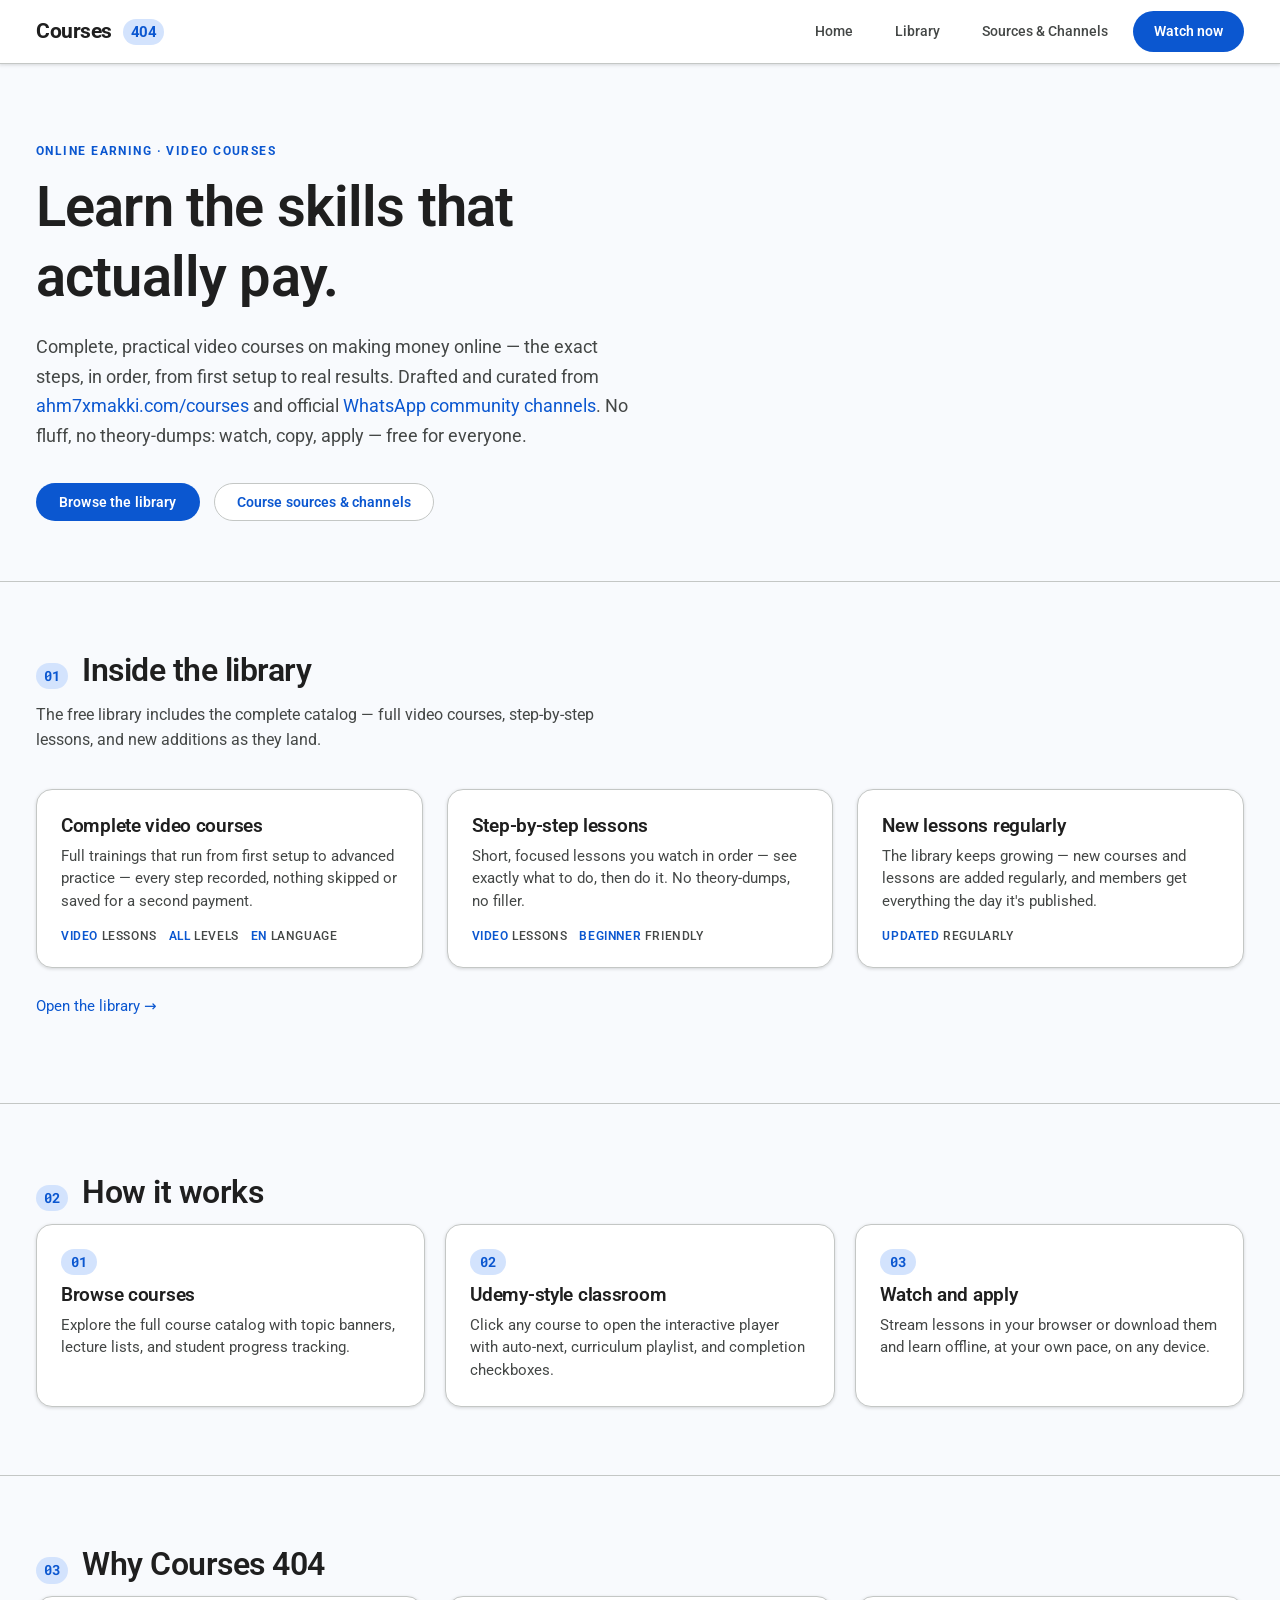
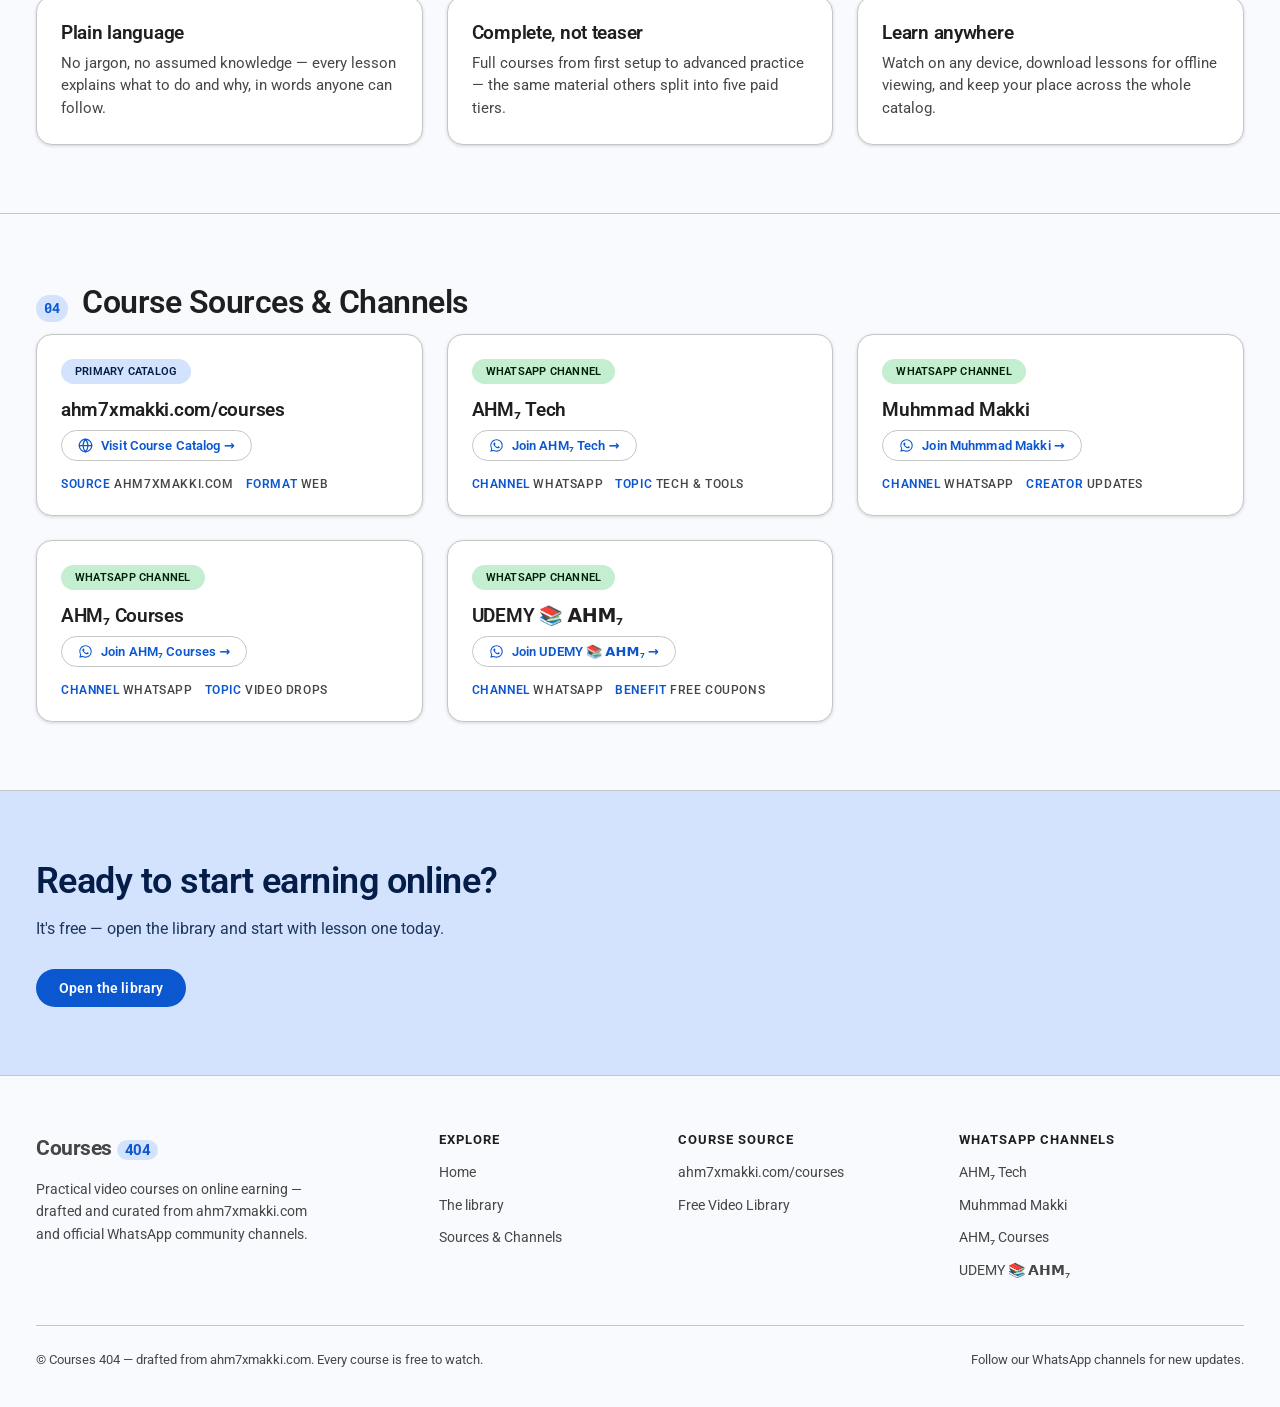
<file: docs/index.html>
<!doctype html>
<html lang="en">
<head>
<meta charset="utf-8">
<meta name="viewport" content="width=device-width, initial-scale=1">
<title>Courses 404 — Online Earning Video Courses</title>
<meta name="description" content="Free practical video courses on online earning — complete trainings that teach skills that pay, in plain language, at your own pace.">
<link rel="canonical" href="https://rutaabali3.github.io/COURSES_404/">
<link rel="icon" href="data:image/svg+xml,%3Csvg xmlns='http://www.w3.org/2000/svg' viewBox='0 0 64 64'%3E%3Crect width='64' height='64' rx='12' fill='%231c1b18'/%3E%3Ctext x='32' y='42' font-family='Georgia,serif' font-size='30' font-weight='bold' fill='%23ffffff' text-anchor='middle'%3E404%3C/text%3E%3C/svg%3E">
<meta property="og:type" content="website">
<meta property="og:site_name" content="Courses 404">
<meta property="og:title" content="Courses 404 — Online Earning Video Courses">
<meta property="og:description" content="Free practical video courses on online earning — complete trainings that teach skills that pay, in plain language, at your own pace.">
<meta property="og:url" content="https://rutaabali3.github.io/COURSES_404/">
<meta property="og:image" content="https://rutaabali3.github.io/COURSES_404/assets/og-image.png">
<meta name="twitter:card" content="summary_large_image">
<meta name="twitter:title" content="Courses 404 — Online Earning Video Courses">
<meta name="twitter:description" content="Free practical video courses on online earning — complete trainings that teach skills that pay, in plain language, at your own pace.">
<meta name="twitter:image" content="https://rutaabali3.github.io/COURSES_404/assets/og-image.png">


<script type="application/ld+json">
{"@context":"https://schema.org","@type":"WebSite",
 "name":"Courses 404",
 "url":"https://rutaabali3.github.io/COURSES_404/",
 "description":"Free practical video courses on online earning — complete trainings that teach skills that pay, in plain language, at your own pace.",
 "publisher":{"@type":"Organization","name":"Courses 404",
              "url":"https://rutaabali3.github.io/COURSES_404/"}}
</script>
<!-- ✏️ Google Search Console: after verifying at search.google.com/search-console,
     paste your meta tag content below and remove the comment markers.
<meta name="google-site-verification" content="PASTE_YOUR_CODE_HERE"> -->

<link rel="stylesheet" href="theme.css">
</head>
<body>
<header class="site-header">
  <div class="container header-inner">
    <a class="brand" href="index.html">Courses&nbsp;<em>404</em></a>
    <nav class="site-nav" id="nav">
      <a href="index.html">Home</a>
      <a href="library.html">Library</a>
      <a href="#sources">Sources &amp; Channels</a>
      <a class="nav-cta" href="library.html">Watch now</a>
    </nav>
    <button class="nav-toggle" id="navToggle" aria-controls="nav" aria-expanded="false">Menu</button>
  </div>
</header>

<main>
  <section class="hero container">
    <!-- ✏️ EDIT ME: your main headline + intro. These words are what Google ranks. -->
    <p class="eyebrow">Online earning · video courses</p>
    <h1>Learn the skills that actually pay.</h1>
    <p class="lead">Complete, practical video courses on making money online —
    the exact steps, in order, from first setup to real results.
    Drafted and curated from <a href="https://ahm7xmakki.com/courses" target="_blank" rel="noopener">ahm7xmakki.com/courses</a>
    and official <a href="#sources">WhatsApp community channels</a>.
    No fluff, no theory-dumps: watch, copy, apply — free for everyone.</p>
    <div class="actions">
      <a class="btn btn-primary" href="library.html">Browse the library</a>
      <a class="btn btn-outline" href="#sources">Course sources &amp; channels</a>
    </div>
  </section>

  <section class="section" id="courses">
    <div class="container">
      <div class="section-head"><span class="no">01</span><h2>Inside the library</h2></div>
      <p class="section-sub">The free library includes the complete catalog — full
      video courses, step-by-step lessons, and new additions as they land.</p>
      <div class="grid">
        <article class="card">
          <h3>Complete video courses</h3>
          <p>Full trainings that run from first setup to advanced practice —
          every step recorded, nothing skipped or saved for a second payment.</p>
          <div class="meta"><span><b>Video</b> lessons</span><span><b>All</b> levels</span><span><b>EN</b> language</span></div>
        </article>
        <article class="card">
          <h3>Step-by-step lessons</h3>
          <p>Short, focused lessons you watch in order — see exactly what to
          do, then do it. No theory-dumps, no filler.</p>
          <div class="meta"><span><b>Video</b> lessons</span><span><b>Beginner</b> friendly</span></div>
        </article>
        <article class="card">
          <h3>New lessons regularly</h3>
          <p>The library keeps growing — new courses and lessons are added
          regularly, and members get everything the day it's published.</p>
          <div class="meta"><span><b>Updated</b> regularly</span></div>
        </article>
      </div>
      <p style="margin-top:26px"><a href="library.html">Open the library →</a></p>
    </div>
  </section>

  <section class="section">
    <div class="container">
      <div class="section-head"><span class="no">02</span><h2>How it works</h2></div>
      <div class="steps">
        <div class="step">
          <h3>Browse courses</h3>
          <p>Explore the full course catalog with topic banners, lecture lists, and student progress tracking.</p>
        </div>
        <div class="step">
          <h3>Udemy-style classroom</h3>
          <p>Click any course to open the interactive player with auto-next, curriculum playlist, and completion checkboxes.</p>
        </div>
        <div class="step">
          <h3>Watch and apply</h3>
          <p>Stream lessons in your browser or download them and learn offline, at your own pace, on any device.</p>
        </div>
      </div>
    </div>
  </section>

  <section class="section">
    <div class="container">
      <div class="section-head"><span class="no">03</span><h2>Why Courses 404</h2></div>
      <div class="grid">
        <article class="card">
          <h3>Plain language</h3>
          <p>No jargon, no assumed knowledge — every lesson explains what to
          do and why, in words anyone can follow.</p>
        </article>
        <article class="card">
          <h3>Complete, not teaser</h3>
          <p>Full courses from first setup to advanced practice — the same
          material others split into five paid tiers.</p>
        </article>
        <article class="card">
          <h3>Learn anywhere</h3>
          <p>Watch on any device, download lessons for offline viewing, and
          keep your place across the whole catalog.</p>
        </article>
      </div>
    </div>
  </section>

  <section class="section" id="sources">
    <div class="container">
      <div class="section-head"><span class="no">04</span><h2>Course Sources &amp; Channels</h2></div>
      <div class="grid">
        <article class="card source-card">
          <div class="source-badge">Primary Catalog</div>
          <h3>ahm7xmakki.com/courses</h3>
          <div class="source-link-wrap">
            <a class="btn btn-outline btn-sm source-btn" href="https://ahm7xmakki.com/courses" target="_blank" rel="noopener">
              <svg width="15" height="15" viewBox="0 0 24 24" fill="none" stroke="currentColor" stroke-width="2" stroke-linecap="round" stroke-linejoin="round" aria-hidden="true"><circle cx="12" cy="12" r="10"></circle><line x1="2" y1="12" x2="22" y2="12"></line><path d="M12 2a15.3 15.3 0 0 1 4 10 15.3 15.3 0 0 1-4 10 15.3 15.3 0 0 1-4-10 15.3 15.3 0 0 1 4-10z"></path></svg>
              Visit Course Catalog &rarr;
            </a>
          </div>
          <div class="meta"><span><b>Source</b> ahm7xmakki.com</span><span><b>Format</b> Web</span></div>
        </article>

        <article class="card source-card">
          <div class="source-badge wa">WhatsApp Channel</div>
          <h3>AHM&#8327; Tech</h3>
          <div class="source-link-wrap">
            <a class="btn btn-outline btn-sm source-btn wa-btn" href="https://whatsapp.com/channel/0029VaOqbIr2P59sgcIri51d" target="_blank" rel="noopener">
              <svg width="15" height="15" viewBox="0 0 24 24" fill="currentColor" aria-hidden="true"><path d="M12.04 2c-5.46 0-9.91 4.45-9.91 9.91 0 1.75.46 3.45 1.32 4.95L2.05 22l5.25-1.38c1.45.79 3.08 1.21 4.74 1.21 5.46 0 9.91-4.45 9.91-9.91 0-2.65-1.03-5.14-2.9-7.01A9.816 9.816 0 0 0 12.04 2zm.01 1.67c2.2 0 4.26.86 5.82 2.42a8.225 8.225 0 0 1 2.41 5.83c0 4.54-3.7 8.24-8.24 8.24-1.48 0-2.93-.4-4.2-1.15l-.3-.18-3.12.82.83-3.04-.2-.31a8.196 8.196 0 0 1-1.26-4.38c0-4.54 3.7-8.24 8.24-8.24zm4.52 11.66c-.19.53-1.11 1.04-1.53 1.1-.41.07-.94.1-1.52-.09-.35-.11-.8-.26-1.38-.51-2.44-1.06-4.04-3.55-4.16-3.71-.12-.17-.99-1.32-.99-2.52 0-1.2.63-1.79.85-2.03.23-.24.5-.3.67-.3.17 0 .34 0 .49.01.15.01.36-.06.56.43.21.5.71 1.74.78 1.87.06.13.1.28.02.45-.09.17-.13.28-.26.43-.13.15-.27.34-.39.46-.13.13-.26.27-.11.53.15.26.67 1.1 1.43 1.78.98.87 1.81 1.14 2.07 1.27.26.13.41.11.56-.06.15-.17.65-.75.82-1.01.17-.26.35-.22.58-.13.24.09 1.51.71 1.77.84.26.13.43.19.5.3.06.11.06.64-.13 1.17z"/></svg>
              Join AHM&#8327; Tech &rarr;
            </a>
          </div>
          <div class="meta"><span><b>Channel</b> WhatsApp</span><span><b>Topic</b> Tech &amp; Tools</span></div>
        </article>

        <article class="card source-card">
          <div class="source-badge wa">WhatsApp Channel</div>
          <h3>Muhmmad Makki</h3>
          <div class="source-link-wrap">
            <a class="btn btn-outline btn-sm source-btn wa-btn" href="https://whatsapp.com/channel/0029Vb901QrFy724Izy9Wn0m" target="_blank" rel="noopener">
              <svg width="15" height="15" viewBox="0 0 24 24" fill="currentColor" aria-hidden="true"><path d="M12.04 2c-5.46 0-9.91 4.45-9.91 9.91 0 1.75.46 3.45 1.32 4.95L2.05 22l5.25-1.38c1.45.79 3.08 1.21 4.74 1.21 5.46 0 9.91-4.45 9.91-9.91 0-2.65-1.03-5.14-2.9-7.01A9.816 9.816 0 0 0 12.04 2zm.01 1.67c2.2 0 4.26.86 5.82 2.42a8.225 8.225 0 0 1 2.41 5.83c0 4.54-3.7 8.24-8.24 8.24-1.48 0-2.93-.4-4.2-1.15l-.3-.18-3.12.82.83-3.04-.2-.31a8.196 8.196 0 0 1-1.26-4.38c0-4.54 3.7-8.24 8.24-8.24zm4.52 11.66c-.19.53-1.11 1.04-1.53 1.1-.41.07-.94.1-1.52-.09-.35-.11-.8-.26-1.38-.51-2.44-1.06-4.04-3.55-4.16-3.71-.12-.17-.99-1.32-.99-2.52 0-1.2.63-1.79.85-2.03.23-.24.5-.3.67-.3.17 0 .34 0 .49.01.15.01.36-.06.56.43.21.5.71 1.74.78 1.87.06.13.1.28.02.45-.09.17-.13.28-.26.43-.13.15-.27.34-.39.46-.13.13-.26.27-.11.53.15.26.67 1.1 1.43 1.78.98.87 1.81 1.14 2.07 1.27.26.13.41.11.56-.06.15-.17.65-.75.82-1.01.17-.26.35-.22.58-.13.24.09 1.51.71 1.77.84.26.13.43.19.5.3.06.11.06.64-.13 1.17z"/></svg>
              Join Muhmmad Makki &rarr;
            </a>
          </div>
          <div class="meta"><span><b>Channel</b> WhatsApp</span><span><b>Creator</b> Updates</span></div>
        </article>

        <article class="card source-card">
          <div class="source-badge wa">WhatsApp Channel</div>
          <h3>AHM&#8327; Courses</h3>
          <div class="source-link-wrap">
            <a class="btn btn-outline btn-sm source-btn wa-btn" href="https://whatsapp.com/channel/0029VaeW5vf05MUaVgitg30e" target="_blank" rel="noopener">
              <svg width="15" height="15" viewBox="0 0 24 24" fill="currentColor" aria-hidden="true"><path d="M12.04 2c-5.46 0-9.91 4.45-9.91 9.91 0 1.75.46 3.45 1.32 4.95L2.05 22l5.25-1.38c1.45.79 3.08 1.21 4.74 1.21 5.46 0 9.91-4.45 9.91-9.91 0-2.65-1.03-5.14-2.9-7.01A9.816 9.816 0 0 0 12.04 2zm.01 1.67c2.2 0 4.26.86 5.82 2.42a8.225 8.225 0 0 1 2.41 5.83c0 4.54-3.7 8.24-8.24 8.24-1.48 0-2.93-.4-4.2-1.15l-.3-.18-3.12.82.83-3.04-.2-.31a8.196 8.196 0 0 1-1.26-4.38c0-4.54 3.7-8.24 8.24-8.24zm4.52 11.66c-.19.53-1.11 1.04-1.53 1.1-.41.07-.94.1-1.52-.09-.35-.11-.8-.26-1.38-.51-2.44-1.06-4.04-3.55-4.16-3.71-.12-.17-.99-1.32-.99-2.52 0-1.2.63-1.79.85-2.03.23-.24.5-.3.67-.3.17 0 .34 0 .49.01.15.01.36-.06.56.43.21.5.71 1.74.78 1.87.06.13.1.28.02.45-.09.17-.13.28-.26.43-.13.15-.27.34-.39.46-.13.13-.26.27-.11.53.15.26.67 1.1 1.43 1.78.98.87 1.81 1.14 2.07 1.27.26.13.41.11.56-.06.15-.17.65-.75.82-1.01.17-.26.35-.22.58-.13.24.09 1.51.71 1.77.84.26.13.43.19.5.3.06.11.06.64-.13 1.17z"/></svg>
              Join AHM&#8327; Courses &rarr;
            </a>
          </div>
          <div class="meta"><span><b>Channel</b> WhatsApp</span><span><b>Topic</b> Video Drops</span></div>
        </article>

        <article class="card source-card">
          <div class="source-badge wa">WhatsApp Channel</div>
          <h3>UDEMY &#128218; &#120276;&#120283;&#120288;&#8327;</h3>
          <div class="source-link-wrap">
            <a class="btn btn-outline btn-sm source-btn wa-btn" href="https://whatsapp.com/channel/0029Var82nZCxoAskPVlhM2T" target="_blank" rel="noopener">
              <svg width="15" height="15" viewBox="0 0 24 24" fill="currentColor" aria-hidden="true"><path d="M12.04 2c-5.46 0-9.91 4.45-9.91 9.91 0 1.75.46 3.45 1.32 4.95L2.05 22l5.25-1.38c1.45.79 3.08 1.21 4.74 1.21 5.46 0 9.91-4.45 9.91-9.91 0-2.65-1.03-5.14-2.9-7.01A9.816 9.816 0 0 0 12.04 2zm.01 1.67c2.2 0 4.26.86 5.82 2.42a8.225 8.225 0 0 1 2.41 5.83c0 4.54-3.7 8.24-8.24 8.24-1.48 0-2.93-.4-4.2-1.15l-.3-.18-3.12.82.83-3.04-.2-.31a8.196 8.196 0 0 1-1.26-4.38c0-4.54 3.7-8.24 8.24-8.24zm4.52 11.66c-.19.53-1.11 1.04-1.53 1.1-.41.07-.94.1-1.52-.09-.35-.11-.8-.26-1.38-.51-2.44-1.06-4.04-3.55-4.16-3.71-.12-.17-.99-1.32-.99-2.52 0-1.2.63-1.79.85-2.03.23-.24.5-.3.67-.3.17 0 .34 0 .49.01.15.01.36-.06.56.43.21.5.71 1.74.78 1.87.06.13.1.28.02.45-.09.17-.13.28-.26.43-.13.15-.27.34-.39.46-.13.13-.26.27-.11.53.15.26.67 1.1 1.43 1.78.98.87 1.81 1.14 2.07 1.27.26.13.41.11.56-.06.15-.17.65-.75.82-1.01.17-.26.35-.22.58-.13.24.09 1.51.71 1.77.84.26.13.43.19.5.3.06.11.06.64-.13 1.17z"/></svg>
              Join UDEMY &#128218; &#120276;&#120283;&#120288;&#8327; &rarr;
            </a>
          </div>
          <div class="meta"><span><b>Channel</b> WhatsApp</span><span><b>Benefit</b> Free Coupons</span></div>
        </article>
      </div>
    </div>
  </section>

  <section class="cta-band">
    <div class="container">
      <h2>Ready to start earning online?</h2>
      <p>It's free — open the library and start with lesson one today.</p>
      <a class="btn btn-primary" href="library.html">Open the library</a>
    </div>
  </section>
</main>

<footer class="site-footer">
  <div class="container">
    <div class="footer-grid">
      <div>
        <a class="brand" href="index.html">Courses&nbsp;<em>404</em></a>
        <p class="about">Practical video courses on online earning — drafted and curated from <a href="https://ahm7xmakki.com/courses" target="_blank" rel="noopener">ahm7xmakki.com</a> and official WhatsApp community channels.</p>
      </div>
      <div>
        <h4>Explore</h4>
        <div class="footer-links">
          <a href="index.html">Home</a>
          <a href="library.html">The library</a>
          <a href="#sources">Sources &amp; Channels</a>
        </div>
      </div>
      <div>
        <h4>Course Source</h4>
        <div class="footer-links">
          <a href="https://ahm7xmakki.com/courses" target="_blank" rel="noopener">ahm7xmakki.com/courses</a>
          <a href="library.html">Free Video Library</a>
        </div>
      </div>
      <div>
        <h4>WhatsApp Channels</h4>
        <div class="footer-links">
          <a href="https://whatsapp.com/channel/0029VaOqbIr2P59sgcIri51d" target="_blank" rel="noopener">AHM&#8327; Tech</a>
          <a href="https://whatsapp.com/channel/0029Vb901QrFy724Izy9Wn0m" target="_blank" rel="noopener">Muhmmad Makki</a>
          <a href="https://whatsapp.com/channel/0029VaeW5vf05MUaVgitg30e" target="_blank" rel="noopener">AHM&#8327; Courses</a>
          <a href="https://whatsapp.com/channel/0029Var82nZCxoAskPVlhM2T" target="_blank" rel="noopener">UDEMY &#128218; &#120276;&#120283;&#120288;&#8327;</a>
        </div>
      </div>
    </div>
    <div class="foot-bottom">
      <span>&copy; Courses 404 — drafted from <a href="https://ahm7xmakki.com/courses" target="_blank" rel="noopener">ahm7xmakki.com</a>. Every course is free to watch.</span>
      <span>Follow our WhatsApp channels for new updates.</span>
    </div>
  </div>
</footer>
<script>
(function(){var b=document.getElementById('navToggle'),n=document.getElementById('nav');
if(!b||!n)return;b.addEventListener('click',function(){var o=n.classList.toggle('open');
b.setAttribute('aria-expanded',o)});})();
</script>
</body>
</html>
</file>
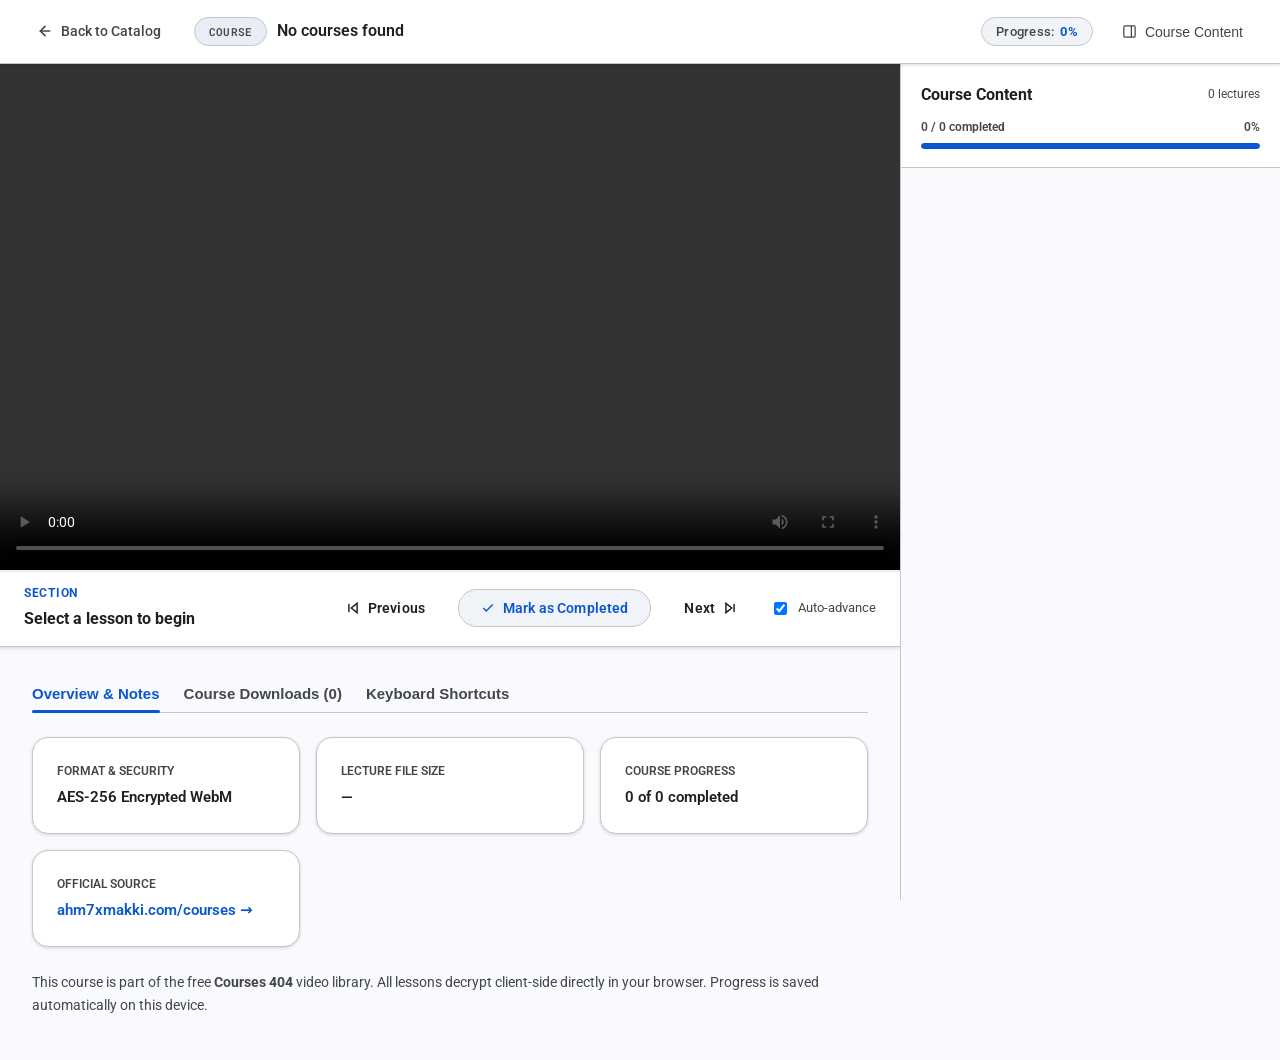
<file: docs/course.html>
<!doctype html>
<html lang="en">
<head>
<meta charset="utf-8">
<meta name="viewport" content="width=device-width, initial-scale=1">
<title>Course Player — Courses 404</title>
<meta name="description" content="Watch course lectures sequentially with curriculum tracking, auto-advance, and progress bars.">
<meta name="robots" content="noindex">
<link rel="icon" href="data:image/svg+xml,%3Csvg xmlns='http://www.w3.org/2000/svg' viewBox='0 0 64 64'%3E%3Crect width='64' height='64' rx='12' fill='%231c1b18'/%3E%3Ctext x='32' y='42' font-family='Georgia,serif' font-size='30' font-weight='bold' fill='%23ffffff' text-anchor='middle'%3E404%3C/text%3E%3C/svg%3E">

<link rel="stylesheet" href="theme.css">
</head>
<body oncontextmenu="return false;">

<!-- ═══════════ TOP NAVIGATION ═══════════ -->
<header class="top-nav">
  <a class="back-link" href="library.html" id="backLink">
    <svg width="16" height="16" viewBox="0 0 24 24" fill="none" stroke="currentColor" stroke-width="2.5" stroke-linecap="round" stroke-linejoin="round"><line x1="19" y1="12" x2="5" y2="12"></line><polyline points="12 19 5 12 12 5"></polyline></svg>
    Back to Catalog
  </a>
  <div class="course-title-wrap">
    <span class="course-tag-badge" id="courseTagBadge">Course</span>
    <div class="top-course-title" id="courseTitleHeader">Loading course…</div>
  </div>
  <div class="header-actions">
    <div class="progress-pill" id="headerProgressPill">
      <span>Progress:</span>
      <strong id="headerProgressPct">0%</strong>
    </div>
    <button class="btn-toggle-sidebar" id="toggleSidebarBtn" title="Toggle curriculum sidebar">
      <svg width="15" height="15" viewBox="0 0 24 24" fill="none" stroke="currentColor" stroke-width="2"><rect x="3" y="3" width="18" height="18" rx="2"></rect><line x1="15" y1="3" x2="15" y2="21"></line></svg>
      Course Content
    </button>
  </div>
</header>

<!-- ═══════════ CLASSROOM ENVIRONMENT ═══════════ -->
<div class="classroom-container">

  <!-- Left: Player Stage & Lesson Info -->
  <main class="classroom-main">
    <div class="player-viewport" id="playerViewport" oncontextmenu="return false;" ondragstart="return false;">
      <video id="videoPlayer" controls playsinline controlslist="nodownload noplaybackrate" disablepictureinpicture disableremoteplayback oncontextmenu="return false;" ondragstart="return false;"></video>

      <!-- Status / Decrypting Overlay -->
      <div class="player-overlay" id="playerOverlay" hidden>
        <div class="loader-spinner" id="overlaySpinner"></div>
        <div class="overlay-title" id="overlayTitle">Opening lesson…</div>
        <div class="overlay-msg" id="overlayMsg">Preparing playback</div>
        <div class="overlay-pbar" id="overlayPbar" hidden>
          <div class="overlay-pbar-fill" id="overlayPbarFill"></div>
        </div>

        <!-- Manual fallback picker -->
        <div class="manual-box" id="manualBox" hidden>
          <p style="margin:0 0 12px;font-size:13px;color:var(--ink-muted)">
            Streaming is offline. Download the encrypted file and select it below:
          </p>
          <div style="display:flex;gap:10px;justify-content:center;flex-wrap:wrap">
            <a class="btn-secondary" id="manualDlLink" href="#" download>Download Lesson File</a>
            <button class="btn-primary" id="manualOpenBtn">Select Downloaded File…</button>
          </div>
          <input type="file" id="filePicker" accept=".enc,application/octet-stream">
        </div>
      </div>

      <!-- Auto Next Countdown Overlay -->
      <div class="player-overlay" id="nextCountdownOverlay" hidden>
        <div class="countdown-box">
          <div style="font-size:12px;font-weight:600;letter-spacing:.08em;text-transform:uppercase;color:var(--accent)">Up Next</div>
          <div style="font-size:17px;font-weight:700;color:var(--md-sys-color-on-surface);margin:6px 0" id="countdownNextTitle">Next Lesson Title</div>
          <div class="countdown-num" id="countdownSeconds">5</div>
          <div class="countdown-actions">
            <button class="btn-primary" id="btnPlayNow">Play Now</button>
            <button class="btn-secondary" id="btnCancelNext">Stay on This Lesson</button>
          </div>
        </div>
      </div>
    </div>

    <!-- Control Toolbar -->
    <div class="player-controls-bar">
      <div class="current-lesson-header">
        <div class="current-lesson-sec" id="currentSectionName">Section</div>
        <div class="current-lesson-name" id="currentLessonTitle">Select a lesson to begin</div>
      </div>
      <div class="toolbar-actions">
        <button class="btn-nav" id="btnPrevLesson" title="Previous lesson (P)">
          <svg width="14" height="14" viewBox="0 0 24 24" fill="none" stroke="currentColor" stroke-width="2.5"><polygon points="19 20 9 12 19 4 19 20"></polygon><line x1="5" y1="19" x2="5" y2="5"></line></svg>
          Previous
        </button>
        <button class="btn-complete-toggle" id="btnCompleteToggle">
          <svg width="14" height="14" viewBox="0 0 24 24" fill="none" stroke="currentColor" stroke-width="2.5"><polyline points="20 6 9 17 4 12"></polyline></svg>
          <span id="completeToggleText">Mark as Completed</span>
        </button>
        <button class="btn-nav" id="btnNextLesson" title="Next lesson (N)">
          Next
          <svg width="14" height="14" viewBox="0 0 24 24" fill="none" stroke="currentColor" stroke-width="2.5"><polygon points="5 4 15 12 5 20 5 4"></polygon><line x1="19" y1="5" x2="19" y2="19"></line></svg>
        </button>
        <label class="autoplay-toggle" title="Automatically advance to the next lecture when this one ends">
          <input type="checkbox" id="chkAutoplay" checked>
          <span>Auto-advance</span>
        </label>
      </div>
    </div>

    <!-- Under Video Tabbed Content -->
    <div class="lesson-meta-area">
      <nav class="tab-nav">
        <button class="tab-btn active" data-tab="overview">Overview &amp; Notes</button>
        <button class="tab-btn" data-tab="resources">Course Downloads (<span id="resCount">0</span>)</button>
        <button class="tab-btn" data-tab="shortcuts">Keyboard Shortcuts</button>
      </nav>

      <div class="tab-pane active" id="tab-overview">
        <div class="info-grid">
          <div class="info-card">
            <div class="lbl">Format &amp; Security</div>
            <div class="val" id="metaEncryption">AES-256 Encrypted WebM</div>
          </div>
          <div class="info-card">
            <div class="lbl">Lecture File Size</div>
            <div class="val" id="metaFileSize">—</div>
          </div>
          <div class="info-card">
            <div class="lbl">Course Progress</div>
            <div class="val" id="metaProgressRatio">0 of 0 completed</div>
          </div>
          <div class="info-card">
            <div class="lbl">Official Source</div>
            <div class="val"><a href="https://ahm7xmakki.com/courses" target="_blank" rel="noopener">ahm7xmakki.com/courses &rarr;</a></div>
          </div>
        </div>
        <p style="color:var(--ink-muted);font-size:14px;line-height:1.6">
          This course is part of the free <strong>Courses 404</strong> video library. All lessons decrypt client-side directly in your browser. Progress is saved automatically on this device.
        </p>
      </div>

      <div class="tab-pane" id="tab-resources">
        <div class="resources-list" id="resourcesList">
          <p style="color:var(--ink-muted)">No additional attachments in this course batch.</p>
        </div>
      </div>

      <div class="tab-pane" id="tab-shortcuts">
        <table class="shortcuts-table">
          <tbody>
            <tr><td>Play / Pause</td><td><span class="kbd">Space</span> or <span class="kbd">K</span></td></tr>
            <tr><td>Seek Backward 5 seconds</td><td><span class="kbd">&larr;</span> or <span class="kbd">J</span></td></tr>
            <tr><td>Seek Forward 5 seconds</td><td><span class="kbd">&rarr;</span> or <span class="kbd">L</span></td></tr>
            <tr><td>Next Lesson</td><td><span class="kbd">Shift</span> + <span class="kbd">N</span></td></tr>
            <tr><td>Previous Lesson</td><td><span class="kbd">Shift</span> + <span class="kbd">P</span></td></tr>
            <tr><td>Toggle Fullscreen</td><td><span class="kbd">F</span></td></tr>
            <tr><td>Mute / Unmute</td><td><span class="kbd">M</span></td></tr>
          </tbody>
        </table>
      </div>
    </div>
  </main>

  <!-- Right: Course Content Curriculum Sidebar -->
  <aside class="classroom-sidebar" id="sidebar">
    <div class="sidebar-header">
      <div class="sidebar-title">
        <span>Course Content</span>
        <span style="font-size:12px;color:var(--ink-muted);font-weight:normal" id="sidebarLectureCount">0 lectures</span>
      </div>
      <div class="sidebar-progress">
        <div class="sidebar-progress-label">
          <span id="sidebarProgressText">0 / 0 completed</span>
          <span id="sidebarProgressPctText">0%</span>
        </div>
        <div class="sidebar-progress-bar">
          <div class="sidebar-progress-fill" id="sidebarProgressFill"></div>
        </div>
      </div>
    </div>
    <div class="curriculum-list" id="curriculumList">
      <!-- Generated section groups & lessons -->
    </div>
  </aside>

</div>

<!-- Dependencies -->
<script src="player-engine.js"></script>
<script src="auth.js"></script>
<script src="proxy.js"></script>
<script src="site-config.js"></script>

<script>
"use strict";

const PROXY = (typeof window.MEDIA_PROXY === "string" && /^https:\/\//.test(window.MEDIA_PROXY))
  ? window.MEDIA_PROXY.replace(/\/+$/, "") : null;

const DEMO_MODE = new URLSearchParams(location.search).get("demo") === "1";
const DEMO_AUTH = { configured: true, key: "demo:demo" };
const AUTH = DEMO_MODE ? DEMO_AUTH : (window.SITE_AUTH || { configured: false });
const creds = (AUTH.configured && typeof AUTH.key === "string" && AUTH.key) || null;

const API = "https://api.github.com";
const MAX_PAGES = 10;

/* DOM elements */
const videoPlayer = document.getElementById("videoPlayer");
const playerOverlay = document.getElementById("playerOverlay");
const overlayTitle = document.getElementById("overlayTitle");
const overlayMsg = document.getElementById("overlayMsg");
const overlaySpinner = document.getElementById("overlaySpinner");
const overlayPbar = document.getElementById("overlayPbar");
const overlayPbarFill = document.getElementById("overlayPbarFill");
const manualBox = document.getElementById("manualBox");
const manualDlLink = document.getElementById("manualDlLink");
const manualOpenBtn = document.getElementById("manualOpenBtn");
const filePicker = document.getElementById("filePicker");

const nextCountdownOverlay = document.getElementById("nextCountdownOverlay");
const countdownNextTitle = document.getElementById("countdownNextTitle");
const countdownSeconds = document.getElementById("countdownSeconds");
const btnPlayNow = document.getElementById("btnPlayNow");
const btnCancelNext = document.getElementById("btnCancelNext");

const courseTagBadge = document.getElementById("courseTagBadge");
const courseTitleHeader = document.getElementById("courseTitleHeader");
const headerProgressPct = document.getElementById("headerProgressPct");
const currentSectionName = document.getElementById("currentSectionName");
const currentLessonTitle = document.getElementById("currentLessonTitle");
const btnPrevLesson = document.getElementById("btnPrevLesson");
const btnNextLesson = document.getElementById("btnNextLesson");
const btnCompleteToggle = document.getElementById("btnCompleteToggle");
const completeToggleText = document.getElementById("completeToggleText");
const chkAutoplay = document.getElementById("chkAutoplay");

const sidebar = document.getElementById("sidebar");
const toggleSidebarBtn = document.getElementById("toggleSidebarBtn");
const sidebarLectureCount = document.getElementById("sidebarLectureCount");
const sidebarProgressText = document.getElementById("sidebarProgressText");
const sidebarProgressPctText = document.getElementById("sidebarProgressPctText");
const sidebarProgressFill = document.getElementById("sidebarProgressFill");
const curriculumList = document.getElementById("curriculumList");
const backLink = document.getElementById("backLink");

const metaEncryption = document.getElementById("metaEncryption");
const metaFileSize = document.getElementById("metaFileSize");
const metaProgressRatio = document.getElementById("metaProgressRatio");
const resourcesList = document.getElementById("resourcesList");
const resCount = document.getElementById("resCount");

/* State */
let activeCourse = null;
let activeSections = [];
let flatLessons = [];
let currentLessonIndex = -1;
let countdownTimer = null;

/* ═══════════════ VIDEO DOWNLOAD PROTECTION ═══════════════ */
// Block right-click / context menu, drag-and-drop, and save keys across all aspects
function suppressEvent(e) {
  e.preventDefault();
  e.stopPropagation();
  return false;
}

["contextmenu", "dragstart"].forEach(function (evt) {
  window.addEventListener(evt, function (e) {
    if (e.target.closest("#playerViewport") || e.target.closest("video") || e.target.closest(".classroom-main")) {
      suppressEvent(e);
    }
  }, true);
  playerViewport.addEventListener(evt, suppressEvent, true);
  videoPlayer.addEventListener(evt, suppressEvent, true);
});

// Suppress right-click / secondary mouse button press in capturing phase
playerViewport.addEventListener("pointerdown", function (e) {
  if (e.button === 2) suppressEvent(e);
}, true);
playerViewport.addEventListener("mousedown", function (e) {
  if (e.button === 2) suppressEvent(e);
}, true);

// Suppress keyboard shortcuts for Save (Ctrl+S / Cmd+S), View Source (Ctrl+U), and DevTools
document.addEventListener("keydown", function (e) {
  if ((e.ctrlKey || e.metaKey) && (e.key === "s" || e.key === "S" || e.key === "u" || e.key === "U")) {
    suppressEvent(e);
  }
  if (e.key === "F12" || ((e.ctrlKey || e.metaKey) && e.shiftKey && (e.key === "I" || e.key === "i" || e.key === "J" || e.key === "j" || e.key === "C" || e.key === "c"))) {
    suppressEvent(e);
  }
}, true);

/* ═══════════════ PER-LESSON DECRYPTION & OVERLAY ENGINE ═══════════════ */

// Registry of in-flight and completed lesson decryption tasks
// key: lessonIndex -> { status: 'idle'|'loading'|'decrypting'|'ready'|'error', title, msg, pct, showSpinner, error, blobUrl }
const lessonLoadState = new Map();
const activeFetchPromises = new Map();

function setOverlay(title, msg, pct, showSpinner) {
  playerOverlay.hidden = false;
  overlayTitle.textContent = title || "";
  overlayMsg.textContent = msg || "";
  overlaySpinner.style.display = showSpinner ? "block" : "none";
  if (typeof pct === "number" && pct >= 0) {
    overlayPbar.hidden = false;
    overlayPbarFill.style.width = pct + "%";
  } else {
    overlayPbar.hidden = true;
  }
}

function hideOverlay() {
  playerOverlay.hidden = true;
  manualBox.hidden = true;
}

function updateLessonSidebarBadge(index) {
  const badge = document.getElementById("lessonStatusBadge-" + index);
  if (!badge) return;
  const state = lessonLoadState.get(index);
  if (!state || state.status === "idle") {
    badge.hidden = true;
    return;
  }
  if (state.status === "loading" || state.status === "decrypting") {
    badge.hidden = false;
    badge.className = "lesson-status-badge loading";
    const text = (typeof state.pct === "number" && state.pct >= 0)
      ? (state.pct >= 99 ? "Decrypting…" : state.pct + "%")
      : "Loading…";
    badge.innerHTML = "<span class='badge-spinner'></span> " + text;
  } else if (state.status === "ready") {
    badge.hidden = false;
    badge.className = "lesson-status-badge ready";
    badge.textContent = "Ready ✓";
  } else if (state.status === "error") {
    badge.hidden = false;
    badge.className = "lesson-status-badge error";
    badge.textContent = "Failed ⚠";
  }
}

function setLessonProgress(index, title, msg, pct, showSpinner) {
  const existing = lessonLoadState.get(index) || {};
  existing.status = (pct >= 99 || (title && title.toLowerCase().includes("decrypt"))) ? "decrypting" : "loading";
  existing.title = title;
  existing.msg = msg;
  existing.pct = pct;
  existing.showSpinner = showSpinner;
  existing.error = null;
  lessonLoadState.set(index, existing);

  updateLessonSidebarBadge(index);

  // CRITICAL: Only update the main player overlay if this lesson is CURRENTLY selected!
  // If another lesson is selected (e.g. playing part 1), its playback and screen remain completely clean.
  if (currentLessonIndex === index) {
    setOverlay(title, msg, pct, showSpinner);
  }
}

function onLessonDecrypted(index, blobUrl, autoPlayImmediately) {
  const existing = lessonLoadState.get(index) || {};
  existing.status = "ready";
  existing.blobUrl = blobUrl;
  existing.error = null;
  lessonLoadState.set(index, existing);

  updateLessonSidebarBadge(index);

  // CRITICAL: Only update video player and hide overlay if this lesson is CURRENTLY selected!
  if (currentLessonIndex === index) {
    hideOverlay();
    videoPlayer.src = blobUrl;
    if (autoPlayImmediately !== false) {
      videoPlayer.play().catch(function () {});
    }
  }
}

function onLessonDecryptError(index, asset, errorMsg) {
  const existing = lessonLoadState.get(index) || {};
  existing.status = "error";
  existing.error = errorMsg;
  lessonLoadState.set(index, existing);

  updateLessonSidebarBadge(index);

  // Only display the error dialog if this lesson is currently selected
  if (currentLessonIndex === index) {
    offerManualDecrypt(asset, errorMsg);
  }
}

async function loadAndDecryptLesson(index, autoPlayImmediately) {
  if (activeFetchPromises.has(index)) {
    return activeFetchPromises.get(index);
  }

  const lesson = flatLessons[index];
  const asset = lesson.asset;
  const cacheKey = asset.name + "|" + asset.browser_download_url;

  const loadPromise = (async function () {
    if (DEMO_MODE) {
      setLessonProgress(index, "Decrypting Lesson…", "Sample video decrypting locally", 50, true);
      try {
        const buf = CourseEngine.b64ToBytes(DEMO_ENC_DATA);
        const plain = await CourseEngine.decryptEnc(buf, creds);
        const blob = new Blob([plain], { type: "video/webm" });
        const blobUrl = CourseEngine.cachePut(cacheKey, blob);
        onLessonDecrypted(index, blobUrl, autoPlayImmediately);
      } catch (err) {
        onLessonDecryptError(index, asset, err.message);
      }
      return;
    }

    if (PROXY) {
      setLessonProgress(index, "Downloading & Decrypting…", "Fetching lesson via media proxy…", 0, true);
      try {
        const buf = await CourseEngine.fetchWithProgress(
          PROXY + "?url=" + encodeURIComponent(asset.browser_download_url),
          function (pct) {
            setLessonProgress(index, "Downloading & Decrypting…", "Downloaded " + pct + "% — decrypting in browser", pct, true);
          }
        );
        if (!creds) throw new Error("Encryption key missing");
        setLessonProgress(index, "Decrypting Lesson…", "Applying AES-256 decryption in browser…", 99, true);
        const plain = await CourseEngine.decryptEnc(buf, creds);
        if (!CourseEngine.isWebM(plain)) throw new Error("Corrupted or invalid WebM file");
        const blob = new Blob([plain], { type: "video/webm" });
        const blobUrl = CourseEngine.cachePut(cacheKey, blob);
        onLessonDecrypted(index, blobUrl, autoPlayImmediately);
      } catch (err) {
        onLessonDecryptError(index, asset, err.message);
      }
      return;
    }

    onLessonDecryptError(index, asset, "Direct browser streaming is not configured on this host.");
  })();

  activeFetchPromises.set(index, loadPromise);
  try {
    await loadPromise;
  } finally {
    activeFetchPromises.delete(index);
  }
}

/* ═══════════════ PLAYBACK & AUTO-ADVANCE ═══════════════ */

async function playLessonAtIndex(index, autoPlayImmediately) {
  if (index < 0 || index >= flatLessons.length) return;
  currentLessonIndex = index;
  cancelNextCountdown();

  const lesson = flatLessons[index];
  const asset = lesson.asset;

  // Update UI headers
  currentSectionName.textContent = lesson.rawFolder ? lesson.rawFolder.replace(/_+/g, " ") : "Course Lecture " + (index + 1);
  currentLessonTitle.textContent = lesson.title;
  document.title = lesson.title + " — Courses 404";
  metaFileSize.textContent = lesson.sizeText;
  metaEncryption.textContent = asset.enc ? "AES-256 Encrypted WebM" : "Standard WebM";

  // Update nav buttons
  btnPrevLesson.disabled = (index === 0);
  btnNextLesson.disabled = (index === flatLessons.length - 1);

  // Update completion button state
  updateCompletionButton();

  // Highlight active lesson in sidebar playlist
  updateSidebarActiveItem();

  // Save last played
  CourseEngine.setLastPlayed(activeCourse.tag, asset.name, 0);

  // Unencrypted video stream directly
  if (!asset.enc) {
    hideOverlay();
    videoPlayer.src = asset.browser_download_url;
    if (autoPlayImmediately !== false) {
      videoPlayer.play().catch(function () {});
    }
    return;
  }

  // Encrypted asset — check cache first
  const cacheKey = asset.name + "|" + asset.browser_download_url;
  if (CourseEngine.blobCache.has(cacheKey)) {
    const hit = CourseEngine.blobCache.get(cacheKey);
    CourseEngine.blobCache.delete(cacheKey);
    CourseEngine.blobCache.set(cacheKey, hit);
    hideOverlay();
    videoPlayer.src = hit.url;
    if (autoPlayImmediately !== false) {
      videoPlayer.play().catch(function () {});
    }
    return;
  }

  // Ready video for new lesson (pause/clear previous media while new one loads)
  videoPlayer.pause();
  videoPlayer.removeAttribute("src");

  // Check if this lesson is already downloading/decrypting in background
  const state = lessonLoadState.get(index);
  if (state && (state.status === "loading" || state.status === "decrypting")) {
    setOverlay(state.title, state.msg, state.pct, state.showSpinner);
    return;
  }

  if (state && state.status === "error") {
    offerManualDecrypt(asset, state.error);
    return;
  }

  // Otherwise, start downloading & decrypting this lesson
  loadAndDecryptLesson(index, autoPlayImmediately);
}

function offerManualDecrypt(asset, reason) {
  setOverlay("Manual Mode Required", reason, -1, false);
  manualBox.hidden = false;
  manualDlLink.href = asset.browser_download_url;
  manualDlLink.setAttribute("download", asset.name);
}

manualOpenBtn.addEventListener("click", function () { filePicker.click(); });
filePicker.addEventListener("change", async function () {
  const f = filePicker.files && filePicker.files[0];
  filePicker.value = "";
  if (!f || currentLessonIndex < 0) return;
  const targetIndex = currentLessonIndex;
  const asset = flatLessons[targetIndex].asset;
  setLessonProgress(targetIndex, "Decrypting selected file…", "Decrypting " + f.name + "…", 50, true);
  try {
    const buf = await f.arrayBuffer();
    const plain = await CourseEngine.decryptEnc(buf, creds);
    if (!CourseEngine.isWebM(plain)) throw new Error("Selected file is not valid decrypted WebM");
    const blob = new Blob([plain], { type: "video/webm" });
    const cacheKey = asset.name + "|" + asset.browser_download_url;
    const blobUrl = CourseEngine.cachePut(cacheKey, blob);
    onLessonDecrypted(targetIndex, blobUrl, true);
  } catch (err) {
    onLessonDecryptError(targetIndex, asset, err.message);
    manualBox.hidden = false;
  }
});

/* Auto-advance countdown on video end */
videoPlayer.addEventListener("ended", function () {
  if (currentLessonIndex >= 0) {
    const asset = flatLessons[currentLessonIndex].asset;
    CourseEngine.setLessonCompleted(activeCourse.tag, asset.name, true);
    updateCompletionButton();
    renderCurriculumCheckboxes();
    updateProgressUI();
  }

  if (chkAutoplay.checked && currentLessonIndex + 1 < flatLessons.length) {
    startNextCountdown();
  }
});

// Auto-check as completed if reached > 90%
videoPlayer.addEventListener("timeupdate", function () {
  if (!videoPlayer.duration || currentLessonIndex < 0) return;
  if (videoPlayer.currentTime / videoPlayer.duration > 0.92) {
    const asset = flatLessons[currentLessonIndex].asset;
    const prog = CourseEngine.getCourseProgress(activeCourse.tag);
    if (!prog.completed.includes(asset.name)) {
      CourseEngine.setLessonCompleted(activeCourse.tag, asset.name, true);
      updateCompletionButton();
      renderCurriculumCheckboxes();
      updateProgressUI();
    }
  }
});

function startNextCountdown() {
  const nextLesson = flatLessons[currentLessonIndex + 1];
  countdownNextTitle.textContent = nextLesson.title;
  let sec = 5;
  countdownSeconds.textContent = sec;
  nextCountdownOverlay.hidden = false;

  countdownTimer = setInterval(function () {
    sec--;
    countdownSeconds.textContent = sec;
    if (sec <= 0) {
      cancelNextCountdown();
      playLessonAtIndex(currentLessonIndex + 1, true);
    }
  }, 1000);
}

function cancelNextCountdown() {
  if (countdownTimer) {
    clearInterval(countdownTimer);
    countdownTimer = null;
  }
  nextCountdownOverlay.hidden = true;
}

btnPlayNow.addEventListener("click", function () {
  cancelNextCountdown();
  if (currentLessonIndex + 1 < flatLessons.length) {
    playLessonAtIndex(currentLessonIndex + 1, true);
  }
});

btnCancelNext.addEventListener("click", cancelNextCountdown);

/* ═══════════════ NAVIGATION & COMPLETION CONTROLS ═══════════════ */

btnPrevLesson.addEventListener("click", function () {
  if (currentLessonIndex > 0) playLessonAtIndex(currentLessonIndex - 1, true);
});

btnNextLesson.addEventListener("click", function () {
  if (currentLessonIndex + 1 < flatLessons.length) playLessonAtIndex(currentLessonIndex + 1, true);
});

btnCompleteToggle.addEventListener("click", function () {
  if (currentLessonIndex < 0) return;
  const asset = flatLessons[currentLessonIndex].asset;
  const prog = CourseEngine.getCourseProgress(activeCourse.tag);
  const isDone = prog.completed.includes(asset.name);
  CourseEngine.setLessonCompleted(activeCourse.tag, asset.name, !isDone);
  updateCompletionButton();
  renderCurriculumCheckboxes();
  updateProgressUI();
});

function updateCompletionButton() {
  if (currentLessonIndex < 0) return;
  const asset = flatLessons[currentLessonIndex].asset;
  const prog = CourseEngine.getCourseProgress(activeCourse.tag);
  const isDone = prog.completed.includes(asset.name);
  if (isDone) {
    btnCompleteToggle.className = "btn-complete-toggle is-done";
    completeToggleText.textContent = "Completed ✓";
  } else {
    btnCompleteToggle.className = "btn-complete-toggle";
    completeToggleText.textContent = "Mark as Completed";
  }
}

function updateProgressUI() {
  const stats = CourseEngine.calculateCourseStats(activeCourse.tag, flatLessons.length);
  headerProgressPct.textContent = stats.percent + "%";
  sidebarProgressText.textContent = stats.completedCount + " / " + stats.totalCount + " completed";
  sidebarProgressPctText.textContent = stats.percent + "%";
  sidebarProgressFill.style.width = stats.percent + "%";
  metaProgressRatio.textContent = stats.completedCount + " of " + stats.totalCount + " completed (" + stats.percent + "%)";
}

/* ═══════════════ CURRICULUM SIDEBAR RENDERING ═══════════════ */

function renderCurriculum() {
  curriculumList.innerHTML = "";
  sidebarLectureCount.textContent = flatLessons.length + " lectures";

  activeSections.forEach(function (sec) {
    const secWrap = document.createElement("div");
    secWrap.className = "section-group";

    const head = document.createElement("div");
    head.className = "section-head";
    head.innerHTML =
      "<div class='section-head-title'>" +
      "<svg width='14' height='14' viewBox='0 0 24 24' fill='none' stroke='currentColor' stroke-width='2'><path d='M4 19.5A2.5 2.5 0 0 1 6.5 17H20'></path><path d='M6.5 2H20v20H6.5A2.5 2.5 0 0 1 4 19.5v-15A2.5 2.5 0 0 1 6.5 2z'></path></svg>" +
      "<span></span>" +
      "</div>" +
      "<div class='section-head-count'></div>";
    head.querySelector(".section-head-title span").textContent = sec.title;
    head.querySelector(".section-head-count").textContent = sec.items.length + " lectures";

    const ul = document.createElement("ul");
    ul.className = "lesson-items";

    sec.items.forEach(function (item) {
      const globalIdx = flatLessons.indexOf(item);
      const li = document.createElement("li");
      li.className = "lesson-item";
      li.dataset.index = globalIdx;

      li.innerHTML =
        "<div class='lesson-chk' data-idx='" + globalIdx + "'>" +
        "<svg viewBox='0 0 24 24' fill='none'><polyline points='20 6 9 17 4 12'></polyline></svg>" +
        "</div>" +
        "<div class='lesson-info'>" +
        "<div class='lesson-title'>" + (globalIdx + 1) + ". " + item.title + "</div>" +
        "<div class='lesson-meta'>" +
        "<span class='lesson-playing-badge'>" +
        "<svg width='11' height='11' viewBox='0 0 24 24' fill='currentColor'><polygon points='5 3 19 12 5 21 5 3'></polygon></svg>" +
        "Playing" +
        "</span>" +
        "<span class='lesson-status-badge' id='lessonStatusBadge-" + globalIdx + "' hidden></span>" +
        "<span>" + item.sizeText + "</span>" +
        (item.asset.enc ? "<span>· AES-256</span>" : "") +
        "</div>" +
        "</div>";

      // Click on row to play
      li.addEventListener("click", function (e) {
        if (e.target.closest(".lesson-chk")) return;
        playLessonAtIndex(globalIdx, true);
      });

      // Click checkbox to toggle
      const chk = li.querySelector(".lesson-chk");
      chk.addEventListener("click", function (e) {
        e.stopPropagation();
        const prog = CourseEngine.getCourseProgress(activeCourse.tag);
        const isDone = prog.completed.includes(item.asset.name);
        CourseEngine.setLessonCompleted(activeCourse.tag, item.asset.name, !isDone);
        updateCompletionButton();
        renderCurriculumCheckboxes();
        updateProgressUI();
      });

      ul.appendChild(li);

      if (CourseEngine.blobCache.has(item.asset.name + "|" + item.asset.browser_download_url)) {
        const existing = lessonLoadState.get(globalIdx) || {};
        existing.status = "ready";
        lessonLoadState.set(globalIdx, existing);
      }
      updateLessonSidebarBadge(globalIdx);
    });

    secWrap.appendChild(head);
    secWrap.appendChild(ul);
    curriculumList.appendChild(secWrap);
  });

  renderCurriculumCheckboxes();
  updateProgressUI();
}

function renderCurriculumCheckboxes() {
  const prog = CourseEngine.getCourseProgress(activeCourse.tag);
  const doneSet = new Set(prog.completed || []);
  const chks = curriculumList.querySelectorAll(".lesson-chk");
  chks.forEach(function (chk) {
    const idx = parseInt(chk.dataset.idx, 10);
    const assetName = flatLessons[idx].asset.name;
    if (doneSet.has(assetName)) {
      chk.classList.add("checked");
    } else {
      chk.classList.remove("checked");
    }
  });
}

function updateSidebarActiveItem() {
  const items = curriculumList.querySelectorAll(".lesson-item");
  items.forEach(function (item) {
    const idx = parseInt(item.dataset.index, 10);
    if (idx === currentLessonIndex) {
      item.classList.add("active");
      item.scrollIntoView({ behavior: "smooth", block: "nearest" });
    } else {
      item.classList.remove("active");
    }
  });
}

/* ═══════════════ SIDEBAR COLLAPSE TOGGLE ═══════════════ */
toggleSidebarBtn.addEventListener("click", function () {
  sidebar.classList.toggle("collapsed");
});

/* ═══════════════ TABS LOGIC ═══════════════ */
document.querySelectorAll(".tab-btn").forEach(function (btn) {
  btn.addEventListener("click", function () {
    document.querySelectorAll(".tab-btn").forEach(function (b) { b.classList.remove("active"); });
    document.querySelectorAll(".tab-pane").forEach(function (p) { p.classList.remove("active"); });
    btn.classList.add("active");
    const target = document.getElementById("tab-" + btn.dataset.tab);
    if (target) target.classList.add("active");
  });
});

/* ═══════════════ KEYBOARD SHORTCUTS ═══════════════ */
document.addEventListener("keydown", function (e) {
  if (["INPUT", "TEXTAREA"].includes(document.activeElement.tagName)) return;
  if (e.key === " " || e.key === "k" || e.key === "K") {
    e.preventDefault();
    if (videoPlayer.paused) videoPlayer.play(); else videoPlayer.pause();
  } else if (e.key === "ArrowRight" || e.key === "l" || e.key === "L") {
    videoPlayer.currentTime = Math.min(videoPlayer.duration || 0, videoPlayer.currentTime + 5);
  } else if (e.key === "ArrowLeft" || e.key === "j" || e.key === "J") {
    videoPlayer.currentTime = Math.max(0, videoPlayer.currentTime - 5);
  } else if ((e.key === "n" || e.key === "N") && e.shiftKey) {
    if (currentLessonIndex + 1 < flatLessons.length) playLessonAtIndex(currentLessonIndex + 1, true);
  } else if ((e.key === "p" || e.key === "P") && e.shiftKey) {
    if (currentLessonIndex > 0) playLessonAtIndex(currentLessonIndex - 1, true);
  } else if (e.key === "f" || e.key === "F") {
    if (!document.fullscreenElement) {
      videoPlayer.requestFullscreen().catch(function () {});
    } else {
      document.exitFullscreen().catch(function () {});
    }
  } else if (e.key === "m" || e.key === "M") {
    videoPlayer.muted = !videoPlayer.muted;
  }
});

/* ═══════════════ DATA INITIALIZATION ═══════════════ */

async function fetchReleases(repo) {
  const all = [];
  let useProxy = !!PROXY;
  for (let page = 1; page <= MAX_PAGES; page++) {
    let url = useProxy
      ? PROXY + "/releases?per_page=100&page=" + page
      : API + "/repos/" + repo.owner + "/" + repo.repo + "/releases?per_page=100&page=" + page;
    let res = null;
    try {
      res = await fetch(url, { headers: { Accept: "application/vnd.github+json" } });
    } catch (e) {
      res = null;
    }
    if ((!res || !res.ok) && useProxy) {
      console.warn("Proxy releases fetch failed (" + (res ? res.status : "network error") + "), falling back to direct GitHub API");
      useProxy = false;
      url = API + "/repos/" + repo.owner + "/" + repo.repo + "/releases?per_page=100&page=" + page;
      try {
        res = await fetch(url, { headers: { Accept: "application/vnd.github+json" } });
      } catch (e) {
        res = null;
      }
    }
    if (!res || !res.ok) break;
    const data = await res.json();
    if (!Array.isArray(data) || data.length === 0) break;
    all.push.apply(all, data);
    if (data.length < 100) break;
  }
  return all;
}

function loadResources(course) {
  resourcesList.innerHTML = "";
  const others = course.others || [];
  resCount.textContent = others.length;

  if (!others.length) {
    resourcesList.innerHTML = "<p style='color:var(--ink-muted);font-size:13.5px'>No extra PDF attachments or files for this course.</p>";
    return;
  }

  others.forEach(function (file) {
    const item = document.createElement("div");
    item.className = "resource-item";
    item.innerHTML =
      "<div>" +
      "<div class='resource-name'>" + file.name + "</div>" +
      "<div class='resource-size'>" + CourseEngine.formatBytes(file.size) + "</div>" +
      "</div>" +
      "<a class='btn-nav' href='" + file.browser_download_url + "' download target='_blank' rel='noopener'>" +
      "Download" +
      "</a>";
    resourcesList.appendChild(item);
  });
}

async function init() {
  const params = new URLSearchParams(location.search);
  const targetTag = params.get("id") || params.get("course");
  const targetLesson = params.get("lesson");

  if (DEMO_MODE) {
    backLink.href = "library.html?demo=1";
  }

  let model = [];
  if (DEMO_MODE) {
    model = getDemoModel();
  } else {
    const repo = CourseEngine.detectRepo(location);
    if (!repo) {
      model = getDemoModel();
    } else {
      try {
        const releases = await fetchReleases(repo);
        model = CourseEngine.buildCourseModel(releases);
      } catch (err) {
        model = getDemoModel();
      }
    }
  }

  if (!model.length) {
    courseTitleHeader.textContent = "No courses found";
    return;
  }

  // Find requested course or default to first
  activeCourse = model.find(function (c) {
    return c.tag === targetTag || (targetTag && c.title.toLowerCase().includes(targetTag.toLowerCase()));
  }) || model[0];

  courseTagBadge.textContent = activeCourse.tag || "Course";
  courseTitleHeader.textContent = activeCourse.title;

  activeSections = CourseEngine.structureCurriculum(activeCourse.videos);
  flatLessons = [];
  activeSections.forEach(function (sec) {
    sec.items.forEach(function (it) { flatLessons.push(it); });
  });

  renderCurriculum();
  loadResources(activeCourse);

  // Determine starting lesson: target in URL -> last played -> first lesson
  let startIdx = 0;
  if (targetLesson) {
    const match = flatLessons.findIndex(function (l) { return l.asset.name === targetLesson; });
    if (match >= 0) startIdx = match;
  } else {
    const prog = CourseEngine.getCourseProgress(activeCourse.tag);
    if (prog.lastLesson) {
      const match = flatLessons.findIndex(function (l) { return l.asset.name === prog.lastLesson; });
      if (match >= 0) startIdx = match;
    }
  }

  playLessonAtIndex(startIdx, false);
}

/* Embedded Demo Sample Encrypted Payload */
const DEMO_ENC_DATA = "U2FsdGVkX1++GqjNKQ4G/XLPwXgSqObuLzp/vCiEPrSdo3MtMShdQEYVOQ2UCshd3LQZSPHdEswKCn3AZUI+OcuasJvSEuAiy4jG6gAqjjMb2n/zH/pIuNWq4hxslcpmoFH2xsjq3IjEdJAeCc0ojjiXXyrhQyL7xYE9FxNNvOFkenPWrKzdyqwuuNI5LBqPZrAw21/Ouo4sj9Y1G1Lks+qesZ1deYnJGI4OUZ3/PXj8rhBpCmOUA4c3JDpG28XsFo42+L9AHqxxsNuION6d0huNyyWFRozh1KOdGd7zghoty2PhTTaeA1qdBP43ERfGbUaoujxfPcum9gpGvEYVx9OiWZpfulc0eMc0ybAmERlXDYV7Uyn0UCH7DKEqOQznPJvhmTOG9y+NYTK8SDfgh8YHWgY+BACHfwjGP/o+h+u6rzfWbEP2nZ4+98s0ZAViXqXzPGxn7sh6ZHIxewMMKMfMoWgKwBjoCi5Ji5CwbiLy9XU6kqII50k/3yWrBFlpLzqeKGdQ2Hp5ULiFvJYR+k02rspC+VHs7dW+4YimPIax2w5zncTSv4m4tyT9zDINM89rVT2haWvHDV4XwLiJpVGr6DoZGyoTXWkHcWY2q9f8jfqjhW1TavWtVhQnrIw/F94PmUDcadF94bqAgD+es4KyuIvYPeIqiw6ZkWlW4Ri+GaiqqVEEi9lo6iF3kmzupv29BzcvdsRbeNrFBfGRSnJm+f8mXxLkmetFR9RGSXxgnsf08/H00BwaxmEa6hd6wwgL7XW1KrgvsFSGIaHQE6O6J/qStD6v5ccw1UuqynsaWeDSaENQ+1Er/BsCPfOwTI/cznwQytybeslPCMSC1lUWdhsAKP+ROu+i8KGzJcJGdeAL/WdqhBiLpn+R91UyQ0EtLYj1SvGf410l67nGWCm6FwhHalYB3NRuliwuJxMDmQUHMKCED8hWGtobOmsZPQjXI3cEe7+Wvt10g0BZLfbH9G8aqmkGf79tV1xrIlAu4ASTPokNoT4vjuSnuDKi4/+fYNt9Xo/+P0Fw4G0sG/E3orBX2V4uWXLtDklbd1STD4t5Fu5Ns8ofQP0UlO4qOGePpksmBsEuhZUhDKnsIm+hNGeAKc6npgNZQd9hcXU7myvzWozFAV+OTEQ8xB/DpzikLI/UvwaRv+hImiv5kBNoQNK2rEpEX6vkbEn6CBj2h6ZX5qrxlCHpzoqVOhZ/DfGHOG6TiS57pkj7XXnnKd1L2c+IcsvC4hHsr6XDeEBklA4weGOqg6AEX0Ed/C7U+uEgsk+1rQVzeJ1jLit+3rdam1BS3Ipw4m3972Nd4z29O9wSlKivLXL3St9sbDYgOVJZN2+Q1S4zaBffWcIJeZR6MM7G+ffxLbhEjEg5fDHCW0m+YD8oLxbTMn1h6WRGaP7K+UfuD45kKGkC8HCvIAJiLAsp3/TQsltQ739LnpRthaMXz/GXoWUtjLts6WTwE2IiVPQsn8AZVHXwRk7IJ52ZnLolwJdvBBzZIK+b7+h3WFEY+h4XYLO0GowTv7AxIPAMvD0R1yNTVr8s97X1RVIale1EFtMFQeLkMQALShf16HF24+0/UnYHm+c1ZpVTfSpO2e41mw+7R6uNTNzvg2AqwcX8NGCt2LksmAHMtbSStlvv8LceQpddkwNCJoJUp39LX9iHTsvy6qwZbsp5xqBeAALupQ1V6OIXpbY78oQtMmZsdhpEtaCkR2KPpUoEvIEO+/1TAd/DpT1/DJNjcRwwxboa67kVFS/hOnNC6v5AtOvMcERkDSKg1/rFCsn+CBInQNd2RoK/mjQxFUi94DtFKnt3HK6n6CmACfTXv7x+ooYOkW+c0si0XYZ63TH+wp3EWuI8aifmYz090h4THN6ZrGdbjvqo6/is5tm7AyaUgCZPhdMOzDLM/dU+akbT8ICDUSFkaJQ+Xm+EzKUOoK/TqIB0c6mSnhDxde/wBEzmNR7vridx+LNkDCWBT2Qs449VXz77GFmJErkqoYhwxNem5r4cBw1/MCeKHlRub9FRzLTpIPSjkgyQaMjDxye5QUNrUS+UBG2fTrp+gybVCJILKMc7WR0Oz/yntjTRBeM0VxAxrKp8pVUMwES3y+lVNAvhtM6jrS835jIprP7kugxf0eTCw1gIo47Uco3toP16My3hBWD9kS55quS5twqCXkpHf4+IWiIGtVv6t13G8LV15YlnKB/yDeIVASQmekd6YJR2UYoHpFg27RiuFAXFnV4C0f51hUaoSA/p01Hc0rsvVkqDMILb0U9yK19JO261nxtSsfEg1T/Wtkd05P/rzaTEIl6vsu62NGx3cII2kKblx4q+7I4U0BL2cJvF/iXDtOBQmSwki1V37xUI0EozMJlGwdV+wu/UFmrzaDSPr1S4Fp0Y4SAGeLftFRaTfEtywJOh/I/6gmuKqPzyP2kVlAvxhp8ZTwVZjdvkrRnJCrcJBQdVmuSxJtklSb73P7yl3av7pKglE5UCzMoTntfd8DUfdlFilZF+WvtFOof8YF/DQQbwfY9fDRP7V6fv9vxqW7jnr+pjKfHVpLZHTdPPpKJM0lV7Rx/XTaC8kiQeI5xoIIa7lwkr5AiCkXsp+kwXQauWllcHepB/xgyJNvt+iOU0eWUQZ+6lOc433J4pQ0eHtiTZrl6/Xb5ZGcj7Bn/WGznlIhUjMfIq+Eg6+asgbCAGeqB5a1nJjZe2S4UXoeZGfogGE6D+6aNHYjMcq+v4zAW3cKa+BuoHyas3gFYmbfUa3FD1+eAbCLY3x7cYT2oIwbs2ivyZc5nwnbO1mugiir4l4yXhQ9IHV2SvwbI7dkw9ehhLehuWBeEhIqr8amFsDy8YmQ797sTGW0X/9BiUYCrH/[base64]/7xFQxRfv54I7W/wObl3zmA4tOH5oiWZIx2zQO/8Sw6y1p3loJ0ySUj2N73INuLfxdVE9LSOZ/ej2Vg9rpi23z60LE3XM6oFDRUns02/EyfI3Hfe7Gsren6FxAFeZcxY2q3TCJnO/J/A8xQ7O+wRLKRHqgzAZ/f35qJuAxrqyMAw5F1JocnpivuQs2ioa3Xa5vnij/dlpsW4ZH0JDKZ6G5Xetj2EwcWomqSmE0ylcBfkOdrcX512PPKZu/edEFqhxMA2f7LNmtOwtcgsWEWTTluwbXVs8knLO1Cb8Bk4LlU2LxaP54Z80dZyu265VwOycHfxlIdpKipI1aDyQNa7+t2F+jYuYYa4dcjBmdcnddwcV7O3/9BFTihicdgGOVoXlVIkohIiYflfBtwpWMeI287S5PuCntif0FISE/fBZXm0UULSPQYWBY7us2YygmFtwKJYSMIN84qlHw4E6odjgP+URCQ/4UEJ93g6oDijCYg9cwMiCsOSaRmybp1YYA/uPqdcNyRpt47CfOZMY28rRfIssY7UBHDpkKwOTswoUigBoDd3jpx2WeQBl1BXSoBs6wsoYkLl0KUYnJq5X97PhZf6W6DrBNvyCw7AyCujOpSUvQHqA0WZSc7Lqnz7z/Ie+gfDnffwAiYw7ID5rZi3OhrGpuAtWItgDvXxPTrf7irQJuOnywzbsjKIhhXimp34m5EtOUBngqIu9mOsr3/HBGyyHX6pRt+SGAYZCTqxJlM4lXVU0hO6Jdb5jD4N6fxBu38GQnmiBMb2Cd07mMiWDlJWymwnKIVJ4BYlH/n1cng7oUuDimtzy1AoaGWDiPFnk21N1CUcCjlDN9IpfXeQc9ZcFoOmHSEcuM+KMuWl/H5e8SK+VEymgUWW9EAH/gql4R6Pm9iXGHtRrAGNKl6bKYUcCsrvKrZ1da3yge+uFGSptuZrOIvsL2S43kM1/RAmDMz5UEGXHbi0/vUae+tPwIr3TXTWn7oWlhD61TCvxkOFOmgfoJ+YwqtwxagIq9yRV25qcFLBiF5ZiC+fLQ4PATVjs8ms1+dFfVFfOkUjclR/RdllzLqwyaLh3n7Eg+LKYih5xWG1rkCbaohBUydAOjl4W2vVRHNScDkbJU+zc9Rfe5yqY9kDPSwntE/mkjm9hgwt6tpAZXjRuFcykBOHYMlYpIjL1cBuiUnBL+Ar+E4Qr5ARpt/3oNZ3lUMi4rNfJy7rMa3MuJ0Sz4Oy/S/B20FTT64UpKm3feZOHcesfGVeafhCqKq9Pu3OXKY+JN89bWpnB4lvLWbjEzsihcC+hauWgvRySTnhWP1T4J+jOcH83hg/GFVMS0sDMF/DLWfHCjoDrD938f/QPnoQXJkXxvk+qVD2hWMMRD1Fv63Re+SKizK3ZKQaNKhyQFOEVxFzrk+JdjByLdeX3avkeCuFqy8e0K+QlOQPFLlixmSd0Qb3t79xFsjno5koS4kqq6zXITlJLG+iJXJGTFw4VqXV3sQ3QkzFk/kGf52kYdSX5gWGF9iC5Uq18vPEH996gMIpKH3gKAsxG/HMn0rZhzChq3fGwJVkt29tuzEpe+WgWog1dC+cUN3lsEnxUfA7Yos4iah+gJ/KGyR6I9F9nNauhiLgCVxz9QqbfvOIAYriS54+ZwALzuQG3acx4+xMAGZeKgEUZ7T/1gfeAjkZCrRcHTJfnvqQIfVZshVZJNXR95gJ93EENTRF7ntPWhBaTppvgsMxhAsfjyVaW/o6aX2DdwtDaEB0Ao+J6B9FcNo5qsulko5VQ5ivUqCcIL3Nvh6F4tbul0fJHedc/YcDXuxD2zfCzYdg8dDc1CUl41CGJKXrS2vCZz/17jWGdCcSzW3NnsAxRmhnzPK2t9CctXBTt0TOSq/UOyZRfCrQIGgU18A+strXFzsL+5VkvK0ZzawxYooP90oSyekBgvTkRjFSGRT+yUcus2ncAfK47JEpDbcheHxYDoTnk2q+e7EvhNV+NAii4XrvNQE1yeQbUkjpgmz0ST4hQ5J5f1AshmP1TUqQVBkaEfEEQD6O/Tc3aeBtDLSH5um5teGzPEfMB/I1Blk6J7c5tK6ZOtRgOmsryB4S48YZw6QFqjOGdjzxJt9zUkUQ//ExW/p7yEc0AOqzJnnT3RBA2CxwMFevlXgEhm7pA/Zl2T+D7xVUBaUam8oEf694lwzyF/kPRwVLJJ8uPfZ0GlBP0c7UsU8Fr2u71HSO/Y9Owz+q0cscWewjUZdXqNGRRNAUS3hWAaocw+2U9iOabtlvrXrQNrEIZehMmzajg+YejZ3KX+IV/mpQ1Hx87Hs1oEVjJsqhk0RbG13E+vYMx1nupjeK58ycvurj21vdxUowbiSut5QRiOioWRZT939izr4S38AZhz6lMTQaJWgXXepDgRzyva0y7HcvDEjchbCEfmm4aUFIjH6k58WBIAJkAUamUd2eHpVqep9L5W6oCJ5Pn8/9dgF+rPncnm8TqgT6C9HB7mAEbDXJuFekouCoBDjhjlrfPcxZWmckvR8SufVqS+kqGZlZMfuJUwCjMgZ9r+3M1v9AO8z7JCW0iSk/BJa96xbrkD80/wm7SVfR/P9HzKydAAlWsbD4dT8awQIx0p7LCJ9aXjLOSLPk6qlce9pYAzDQqxFufHi+nllQfhJP0mM0G9Jy/knBfCkKBeoAuR69ia5mgWGcph/5D/PNpeikaCeDApBrJV8kArAdynmuKn1/Degg8Kuz3TE1KTj9Go65PldAKqHuDS4DUnyEG7i3r2RFc5eypjwBVNxmkyayEe2+eAL2U0y1RxqM+OUCdh46oRfGcCOGYzzjFvHLhIFU4KrCaBpyGeIlHAmhJLleGWgP/23z7M3Ir43Pyue9ERS/Ry06nt2bt/j+IoY5C44+nVDqVjYlDDGdePnnCAodI7V0Ewsqy/FyiMR1nNkU9p1KmopAKn31Ucr4ZXfU1GoF1Xl27rUpzxaUG9El3ZnK65Uq/WoZgOdQfzH3nzPyxxL9KdDmuLCMnTHApW+aaVBhyYF7fkc9bsKqBLNM0ojdVC2GEdP66+bS7ArfqFS0MHUAKITCxMzhx07Z+yYh76y9QyNUQepl3GpCCLTQOZfaodYRoVgjlSS+uFvF5rqh8DCKbMQaZHJsbDp1chREvlHfBy4qTsqtF+y/W/dXMeZ9SAMNwU/9G47EQW66LonVNl7InQHPxCfS6hyBWK6vdQ2d2F7uVso9dY79cdI95zKibgTL7fgmWdRR046I6L31NzrIUIE4UosRAHzqgpMBlsWgr8NA6ZIygoLr4WIcju+Qy0OHr2c90pxHZEMkpo9/MYYK3ZS+oheDlDmHL1vRNAIC/6EwaMU+lrmOw8R0gFMvMg6oclttz1g+WqHTQaSmw7nKqUo3pSt4el3IbVfcB2Tq3lwXu7T/wIAHhOwiPMPspsErWabMaEsb4QgHWGAMs8+t7ZeIHQX1bRJrbK4WbCZ+Yrz65xxUkrKYqmkOK7oLUbJA+GtYVpTzpEY1MfTGhG5op5wis1ZJa695nVC9AoGIwZVDAYR34xefYq+KbhFGAGYPPecqheEifCxR7KismGBFyd/90xRBt5ZM78Uzi852jXiVOFJZfoWL+BEOwgDLZrquvsn6zSjl1RYHzscodTz/d7HhRJdH1J2tJEN/m4JhC/jzErLKGT0Ideks9UwAWRQv9Zn3NFCQsvGwzfinS5H4J9r+dy2sPu2ir12W0eqK4FhNiRBvXX0RWbb+ToFA+GRENT7eZkQEiqr5AbEMPskA/S67P3xVfiRVBuIHEUtN4ws3V/Z0MO6m2GBMo/[base64]/1n6DYrJ3LnZGoCQF4oPAHpi3+6dsatcOSgnH3z+G7rSnA1kQfc8bYUcthBaDOwv3O1nhqJ4kzIwjecpdQnBJXfse5jYDiieSmTUkn1E75gpD731pDDBJ2nI1rLBwhudoIJvKCGoO67P3J4Rndv5VQuKGr2JB42sk+5afbswKT/u84lv3N9CEIG7xaKQ3lAVmHqiZNz3fPF4duyfV+3xEZD23R8aHHMMT7rDZgvzdYdUob7PmxUD6nWo9vbFnQ3Sk07cOSkZnYFXUWGxOoh5bl6WguJ6iN8P+1wVabPT04PZkJD3iEGYRjXvuc2NFnZwcUyGbGxN3dqJIt4Bi26VAFHgm3vAvvaWB/1ATvrXtLf/FkG8D2ZLSet/VPg0IYfWHCJs6ZJki3dQkG0PNWvN8ow5rdOSuFcE8aw7VkgqO5Pfpv/AvjuTOA6I17ubOO/8VzzzOCvPVNcVSIxoWHp40v/9rLfKyaUEuL4J/yv8RCGVbDxvLroAA3+xe+aMJeBghiJmzUKpsIi5QaGmKBlshd2NQcM1J/xBOKrz9lf7p1RnwKaIlvp+hGnP8IBNQUqc7qXS3vCFCu3KE5CR+9zXNNJI2bUZG7SVUICSsM8K/yoqoYAhcXpRNqPIX1/V4KzDqq3+THDf4Qr7RYc0dZmvSPTtqa0eRyZ5frX313T8xXrD3ErcSy17mvla7uss1vSXZZ2gXNX07PREZVeF/0llbdTKUphLbFKgI9zBdA1/BWdJyfWc3/[base64]/Cafv6EA8W81k9STInSFo5cj9d0GV6wHlcBBtxUIKkeVU7CVkitV0P29x5G28ZCKK1eYNqG29bY3slRRlmZyKOMfgNHPSc/5piBJf4LNyGQm3s2Yhtb1aiEhOPmKSqvGw7AeHeDYnJ9pMd8ZiKt+7HgDIRDcYBCxQ6NRKKxNW8VYK8tdDRSc+g3Gxm55pZ94NJALEWfVfpEiKb0C/UyZ6FB4e7c4sBEkBE4qXJuDxvhPK6GFOMR7KNWbrRaf3MRJqHPNfDCWf8xx+E6OP67tM80mdgFY/wUCB/TSPsARTm8av9orGE4nHpZTOYW/[base64]/bsckjQFoHGmKnsAt/IhbHWMvxejnkPW9b/nBproWiULyIK4qxEbfNV0wKMWp4GITUQXn/wlPK3l8SPzUsdqimqhRLYjaFraqrUoK5vRwVc6WQiDSHl9NUQgnrkyjsDSm0NvJ1fzXb4eSEQKHdF5xXOb2BAUnh+tFxEg9tFMC+OEtHIJNF9I9uDvUfFFQ//OozF+B9bF9mT1JGZ2lLTq2PmvmOGYMkQ9MOlALVES4szGQrmZTyns7xy0ck2uCgbYn2iZd3Y6ks82VzfJai/vLw4pOk6sSNKHLTgAAKWgE//SNZ5zw9ldLPa6RFADyQdRtK4msZKKuL38nxnaMJv0IhE7qrRmXpmpvYc+ss6ETgyYft89n0UkgB7IDmHuSom3SyoS75JPVsQwHSGXxMhESX6mK7sGdoXfORWRjvDE2rGu7kmPXXQL2gzuJr6Ub0//ityqG0GGrY7VPxA1k7psI891KhU0ELm2t89PWN7vL5z68BUH59nsA/[base64]/oaNMjasxVqdVBYet3rqseGGwSaj5oLpsBf+bVdAzhaqGEKiDeX3Q+iqkoWqDo/6+H14R+eSdbAJBxi1SW0422vja1+D6QsG2sHRThDUJqpFga/tjs3QdpM4vxxgbWwYRfEnyIOGl6c898o5m6bGf/na13BaV2+TvcYxVkQkYeRPVDKO97oZd+on5BAUT2YEgkbNmoLG10K6pwM/FT9i6eJiuuYqLywtysdH731NlGH016j/7LzJmjKFlI5fMwm9yLL5bj/ILQD9ib6A3IgxaRRzXiJlouFZJLylX/l8CXWaYzrH9tYxCMeeteJ3oVGsDkn0ckRye/0hpULp8fPnm4Y4vTBOOMnwDioYo/wu4tPqc+zP4eLRGZ6H+h+0I062+W+AAKwAuVI0YgU0VPxoCsmoQ7/YBwpq/LlEqek623xqnpyKxJDJBO+n0MZSJYbhKDPyFxoSCohMze88tZdstPqUcFhUmNFxqkfO0B40fXniAq3KaycgZ5FzNL7zcW7ygXRX93EEQJVGftyf3ZKqsqkh2Z92Snp795O8pn1GB1gTJnCbFmzAdZsTBMhwzy3zoHWFFaPsGBso/[base64]/CM63AQgaLmPlEeKmXQQ4j/3DPZS1FQvRjs/q8EHuPTyvei2fE2uLv9LfLlax8W06vux7+Y0/PG3R6Fya0AZx7QdOor4cAHqvkCg5CFMiB0dO4YgaUumy3Etxfvjwi5d2QlV5392A7/xsA8xiEMUoyiqUHs6WwhF4EP5M5LDsBdTOo5lrzhbyD9PsWZ3bXFoRtruHSTVKWm3lJ6rHnz1QltA+b0iKthUXmmlx7b5rKt32/uBUn6KuQM0DaHMUmvQHIjMOCsQ0NtWXz7qlSQtU85Qmb56f66mwy9Rbjq7uQjoUGGoOa9a4e/9NEU/bWMNc+krUEht852/[base64]/3b21S/5Jhk4WAjHDW5lDRFbP84hG26ZKIuJ0HXx9n1D63TvyPmNywik+Ykijz3qxDqqptDYYWwjh6a2Qfs9wmfWIZLzeakOLxfFDrydC+oathkunIBrFsCoIZ58+yV6g4yG/l7W1hAvMVJkRSf+XEAjVFnME0MI4pfionl7atwLMQ9lCfJOPKeLHMvGrdYV/rvCgyWbNSLRAnDRmd1ocYVqUOxA3B6dOTtRL3S49VWk6u0u/36Bfm48KV6bR2QbvMOLf+AyrJFUqIrN9u9oT7Kez6F6rvdgFPCTHPDR+4P+m3U+lEwQNqfQ63Aa0O++CjV7rEcH86YUkCv2OKVp3n/L3FFAxnxHSXmtPiJ9vs5LzOAKw5CUeXR0A4041Wy8Vd9CF6ftxvRHL+zVkSQrvG5+SheF2daY+FYukK6Qjt7PvbbKJHmUdadKAnxVTEfntkTh4ZWJzX0H/yQ/zQ1b50G587pGfrZOgZFefiSPbFbuL3TPu1SJ9c1u4Jf46xSi+06XQUCmZ34p3HzKzvAmSl9YdvWZiknkjen9bNE1Na2I8lVgqEeVbLxE5UN6djisRqzZIrAHhpDKSXxfBzQr5U569IWVQfbnLCnjEP4x0B+p//GayfjM+nonb4edN2zcRHjQ4oOIByvOA3s2JPPVp705YsQS9v32VmfY0kU0SW5TFEXRA2u51u9xH7TxVecMtnAH9L2p/5pDRKpcRXtS9d7KowfzygLPhyY/[base64]/+2WupGHWJtUx5jBzT2Dgh/75CCA9QGUx8GK98yfKL1viqTUTBDO6+oSWadtEBNfy2KMNSLlV2/ZhSlirnFlWr9mMiMWA25Wktf40PU5tWNWJ3DK1+Xsw2BnJ8LcLIvgUzvfmAD6/[base64]/ztoGTkin9PDeLsLRPhNF5L53NOal0RqPtgw7b8HhDthmsOgLg5IuR6DvcAvUsHOfwb/7jPEeW72XrfY12Z0l6B286+wtotPhcnU3I0NtU8PBVp8gK2pjU1RfAYuvzdwSDK5V9b9d46y5ux6ilM/IFfUkfkyy0AT/[base64]/CE3ooJyPDzr0qBN37c1hjpz+Bavn+gVErMCTivQTNCLwb9Hpw6Lzd6NjuUy+/aEGja6GnGOq+tPSNj0rXbVWm1cUreWuuTiKT9a15n9EE0PWM716LxURMw84KcnTstmetVIIggjcHKdu1fiWSRXhQHPjs/3DBOLyLB8LaUz5jT39THXEouXH6KsQdD51haXZMOVSDAx3SI7PzO3Y24ARm/MZkrf2LPnMQRhRuBAiWL3xkCcyxBHxiuVY46+c1nMmBmpTaw21RC/xzdZb3QTtYAy3w+W6+1pj3rzTqMm0KjQw1XR8ztbBqQXEExykW3k2tjSZZC2SkpghLtvhqQKfkklaaaQgaF8676flRsM9YnjdaM7MdTusDmy/NuWqvIHz/CCgF4zdCRQ101XOc77nhd8S51iBGAmmcEMtokbEtDpCuEZZOksQmguwrMfnil+QpZPKcug64odpMulhaAp40RgZB0lSfGKkzi7zMAAamf+6AXf/Z+dCbXP4hfQARBx6e/C47sCrE9syR4TeiUUez/76vMgVKVY2t+q09Uc5z/0ApAnp+33seg9ZIo5O1+PXuDECnnLypq9dhWbtlAKW44rB6Cxhqz9TgZlxftUxGIFcrbDvuk2mo1m2McoIchxvn9V4MDJtqK2aA6RL2DurER7wv3Lar35fghDXiML15I2dV5pa/GUPN3B42c/4trmr0bIfGsbLBjAp5a7pEeZm/KtcTwEaUBrhdmKnDnpJYV196PLtR0ZjDbrz8OBOY3X+M/SP5ueiyYY8LNTyT/PJWyNFgK9tZrhnS/moui11YE33wlGIMiwl8W0UKd6oye2lM0bbAmd0XmOIteSHjzVd6Nad9t+Wy8KcTC0gbJqNbAFkr8GFc0IJxBtxIZ0gpfk1l63RtripvCFixGO7xPlwVqKjTbGR8BkZdTZQSkK9NhhV6t3iKW+vxINuy5JBLhA4IZOHi0HegGBdvvll47XPnB7W/9fEtyS+sdoYUrXSgojr0+iQOjvI16pEJGbMPRj2z2LL/lD/aZn8xaMydhuUhuGFvDssppgpgVB0Ivisj/v652TMv68yxmhcQqDIdkm/KdL/3hln7+jdAknDrqHPW1xD4hGv9YC07wtDt1h1dyK5vZJT/saiGHQ91LMcxzZJTrVpFz5guzi6Xc9AEeyia9PeYifabKcpgXvA8DJt6bKZFNfeKpZJkPN5rlAOM+TWb7Z/9a227MC7sWVD3m3gnzFhjIdPzk++q2gwsQRgVVWW126PJk4yMGPJkKS7pI0Ukzv5jpSWQYkhVHwip74F1hZo9Ut/hfDgUDrXbUahMd3AVOvpgWjqmbl8vmNJ1vzl+lPNF3QNQwfz+mq3OorBsqHfRVI2T9+ORB2QSKOouwfEcg4ckxRVcdfovD8oeV/B0eiVBUndkcA2bW6+KZqEQFE4dGZY/7qNMivYO4ph7QqNlC6Tmp2RNXbeS3aYnlyymJQE9IPC8sUNW/[base64]/4m0ZWMzFgKBHa38IhH+fhCbJ9dYERw/BU2aQYdr76WVrv3jVLOuisSAkv/[base64]/kYtGNh5dYUOOnapDjhFlrnMJ4JmxG62Vwz/b8asqwacOlqKsoU5IHVpckxEWpDFpAnyFbXoWCyQdCKe1vqKcR2vSN3IEDpx4WHi8yTw+Hxb7anO/49A8oj5XgNUWhfXIBE85I+X3tZQyPEbw7f8amiJFyKKLMTz0UEAXg9ez4/GyCrPTTyiOUyOC4vMeNbj2M/grK+1X778y8gmOagV+tqhaS1Fg7MHwVQ0r9swN/m71Th2gNeQhH5zllEbCBPIrAQZhdHGNayKjazq2Z4ZaTRfE+lI/K6rQSZXRAIdZ+Fi+gt47p4VpuVTDqhNTNWWEfyWyufAltIhVN0XkOYqka3UpOoTzUKydQ719yBl1nr6ao6DwRDdy5c9q1HSKHWnbfcwQRX+20LgC+H/ttZhQDtqIMRHNByCY9UGH0k5Dmj";

function getDemoModel() {
  const mk = function (name, size) {
    return { name: name, size: size, state: "uploaded", browser_download_url: "#", demo: true, enc: true };
  };
  return CourseEngine.buildCourseModel([
    {
      tag_name: "webm-43", name: "🎉 YouTube Automation & AI Cash Cow Channels ❤",
      created_at: new Date(Date.now() - 3600e3).toISOString(),
      assets: [
        mk("01_Getting_Started__01-welcome-to-the-system.webm.enc", 181 * 1048576),
        mk("01_Getting_Started__02-finding-high-cpm-niches.webm.enc", 74 * 1048576),
        mk("02_AI_Production__03-chatgpt-scriptwriting-prompts.webm.enc", 133 * 1048576),
        mk("02_AI_Production__04-voiceover-and-elevenlabs-setup.webm.enc", 228 * 1048576),
        mk("03_Scaling_Revenue__05-monetization-and-sponsorships.webm.enc", 312 * 1048576),
        { name: "niche-research-template.pdf", size: 218 * 1024, browser_download_url: "#" }
      ]
    },
    {
      tag_name: "webm-42", name: "⚡ TikTok Automation & Viral Video Blueprint 🤖",
      created_at: new Date(Date.now() - 86400e3).toISOString(),
      assets: [
        mk("01_Strategy__01-tiktok-algorithm-rules.webm.enc", 96 * 1048576),
        mk("01_Strategy__02-viral-hook-templates.webm.enc", 110 * 1048576),
        mk("02_Creation__03-capcut-speedrun-editing.webm.enc", 145 * 1048576)
      ]
    }
  ]);
}

window.addEventListener("DOMContentLoaded", init);
</script>
</body>
</html>
</file>
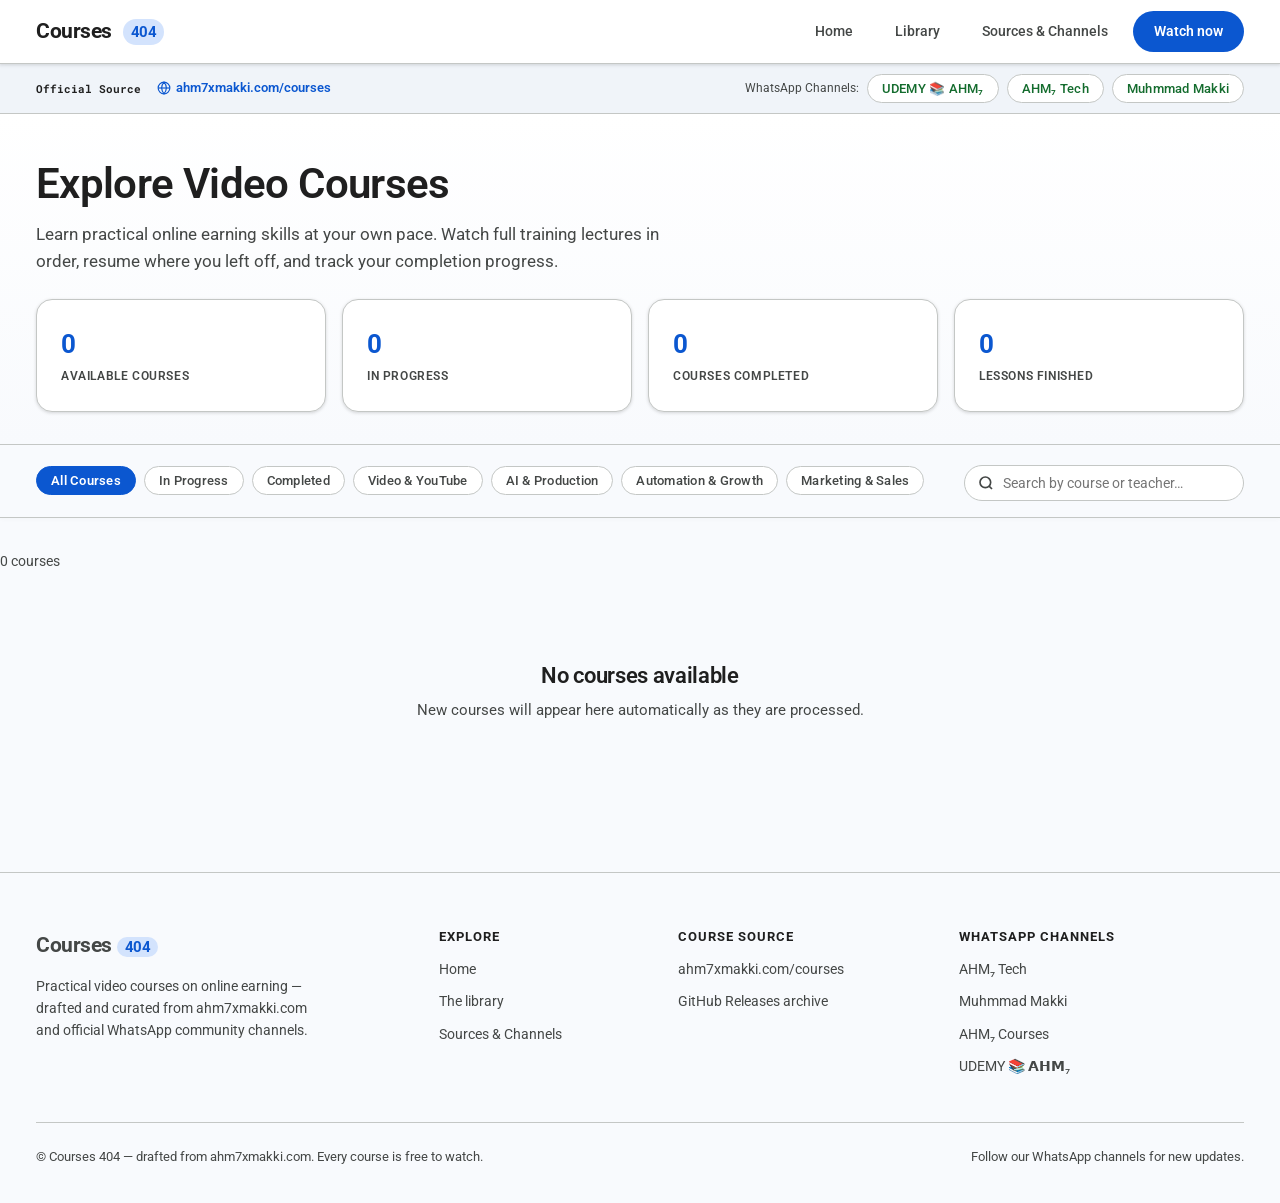
<file: docs/library.html>
<!doctype html>
<html lang="en">
<head>
<meta charset="utf-8">
<meta name="viewport" content="width=device-width, initial-scale=1">
<title>The Library — Courses 404</title>
<meta name="description" content="Browse the complete Courses 404 video library — complete free courses on online earning, no account needed.">
<meta name="robots" content="noindex">
<link rel="canonical" href="https://rutaabali3.github.io/COURSES_404/library.html">
<link rel="icon" href="data:image/svg+xml,%3Csvg xmlns='http://www.w3.org/2000/svg' viewBox='0 0 64 64'%3E%3Crect width='64' height='64' rx='12' fill='%231c1b18'/%3E%3Ctext x='32' y='42' font-family='Georgia,serif' font-size='30' font-weight='bold' fill='%23ffffff' text-anchor='middle'%3E404%3C/text%3E%3C/svg%3E">

<link rel="stylesheet" href="theme.css">
</head>
<body>

<!-- ═══════════ SETUP NOTICE (if site isn't configured) ═══════════ -->
<div id="landing" style="display:none">
  <div class="login-box">
    <a class="brand" href="index.html">Courses&nbsp;<em>404</em></a>
    <div class="login-card" id="loginCard">
      <h2>Coming soon</h2>
      <div class="hint" id="loginNote">The library will be ready shortly —
      the first lessons are on their way. Courses are drafted from
      <a href="https://ahm7xmakki.com/courses" target="_blank" rel="noopener">ahm7xmakki.com/courses</a>. Check back soon.</div>
      <div style="margin-top:14px;padding-top:12px;border-top:1px solid var(--line);font-size:13px;line-height:1.6">
        <strong style="color:var(--ink);display:block;margin-bottom:6px">Join official WhatsApp channels:</strong>
        <div style="display:flex;flex-direction:column;gap:5px">
          <a href="https://whatsapp.com/channel/0029VaOqbIr2P59sgcIri51d" target="_blank" rel="noopener">AHM&#8327; Tech &rarr;</a>
          <a href="https://whatsapp.com/channel/0029Vb901QrFy724Izy9Wn0m" target="_blank" rel="noopener">Muhmmad Makki &rarr;</a>
          <a href="https://whatsapp.com/channel/0029VaeW5vf05MUaVgitg30e" target="_blank" rel="noopener">AHM&#8327; Courses &rarr;</a>
          <a href="https://whatsapp.com/channel/0029Var82nZCxoAskPVlhM2T" target="_blank" rel="noopener">UDEMY &#128218; &#120276;&#120283;&#120288;&#8327; &rarr;</a>
        </div>
      </div>
    </div>
    <p style="margin-top:16px;font-size:13.5px"><a href="index.html">&larr; Back to Courses 404</a></p>
  </div>
</div>

<!-- ═══════════ APP (The Udemy-Style Course Catalog) ═══════════ -->
<div id="app">

  <!-- Top Header -->
  <header class="site-header">
    <div class="container header-inner">
      <a class="brand" href="index.html">Courses&nbsp;<em>404</em></a>
      <nav class="site-nav" id="nav">
        <a href="index.html">Home</a>
        <a href="library.html">Library</a>
        <a href="index.html#sources">Sources &amp; Channels</a>
        <a class="nav-cta" href="library.html">Watch now</a>
      </nav>
      <button class="nav-toggle" id="navToggle" aria-controls="nav" aria-expanded="false">Menu</button>
    </div>
  </header>

  <!-- Source Banner Strip -->
  <aside class="source-strip">
    <div class="container source-strip-inner">
      <span class="source-tag">Official Source</span>
      <a class="source-link" href="https://ahm7xmakki.com/courses" target="_blank" rel="noopener">
        <svg width="14" height="14" viewBox="0 0 24 24" fill="none" stroke="currentColor" stroke-width="2"><circle cx="12" cy="12" r="10"></circle><line x1="2" y1="12" x2="22" y2="12"></line><path d="M12 2a15.3 15.3 0 0 1 4 10 15.3 15.3 0 0 1-4 10 15.3 15.3 0 0 1-4-10 15.3 15.3 0 0 1 4-10z"></path></svg>
        ahm7xmakki.com/courses
      </a>
      <div class="source-channels-wrap">
        <span style="font-size:12px;color:var(--muted)">WhatsApp Channels:</span>
        <a class="source-chip wa" href="https://whatsapp.com/channel/0029Var82nZCxoAskPVlhM2T" target="_blank" rel="noopener">UDEMY &#128218; AHM&#8327;</a>
        <a class="source-chip wa" href="https://whatsapp.com/channel/0029VaOqbIr2P59sgcIri51d" target="_blank" rel="noopener">AHM&#8327; Tech</a>
        <a class="source-chip wa" href="https://whatsapp.com/channel/0029Vb901QrFy724Izy9Wn0m" target="_blank" rel="noopener">Muhmmad Makki</a>
      </div>
    </div>
  </aside>

  <!-- Hero & Student Stats -->
  <section class="catalog-hero">
    <div class="container">
      <h1 class="catalog-title">Explore Video Courses</h1>
      <p class="catalog-lead">
        Learn practical online earning skills at your own pace. Watch full training lectures in order, resume where you left off, and track your completion progress.
      </p>

      <!-- Student Learning Progress Stats Bar -->
      <div class="stats-bar" id="statsBar">
        <div class="stat-box">
          <div class="num" id="statTotalCourses">0</div>
          <div class="lbl">Available Courses</div>
        </div>
        <div class="stat-box">
          <div class="num" id="statInProgress">0</div>
          <div class="lbl">In Progress</div>
        </div>
        <div class="stat-box">
          <div class="num" id="statCompleted">0</div>
          <div class="lbl">Courses Completed</div>
        </div>
        <div class="stat-box">
          <div class="num" id="statTotalLessonsDone">0</div>
          <div class="lbl">Lessons Finished</div>
        </div>
      </div>
    </div>
  </section>

  <!-- Filter & Search Bar -->
  <section class="filter-section">
    <div class="container filter-row">
      <div class="category-pills" id="categoryPills">
        <button class="cat-pill active" data-cat="all">All Courses</button>
        <button class="cat-pill" data-cat="in-progress">In Progress</button>
        <button class="cat-pill" data-cat="completed">Completed</button>
        <button class="cat-pill" data-cat="video">Video &amp; YouTube</button>
        <button class="cat-pill" data-cat="ai">AI &amp; Production</button>
        <button class="cat-pill" data-cat="automation">Automation &amp; Growth</button>
        <button class="cat-pill" data-cat="marketing">Marketing &amp; Sales</button>
      </div>

      <div class="search-box-wrap">
        <svg class="search-icon" width="16" height="16" viewBox="0 0 24 24" fill="none" stroke="currentColor" stroke-width="2.5"><circle cx="11" cy="11" r="8"></circle><line x1="21" y1="21" x2="16.65" y2="16.65"></line></svg>
        <input class="search-input" id="searchBox" type="search" placeholder="Search by course or teacher…" autocomplete="off">
      </div>
    </div>
  </section>

  <!-- Course Cards Grid -->
  <main class="catalog-content container">
    <div class="results-summary">
      <span id="resultsCount">Showing courses…</span>
      <span id="noticeBanner" style="font-size:13px;color:var(--muted)"></span>
    </div>

    <div class="course-grid" id="courseGrid">
      <div class="skel">Loading course catalog…</div>
    </div>
  </main>

  <!-- Footer -->
  <footer class="site-footer">
    <div class="container">
      <div class="footer-grid">
        <div>
          <a class="brand" href="index.html">Courses&nbsp;<em>404</em></a>
          <p class="about">Practical video courses on online earning — drafted and curated from <a href="https://ahm7xmakki.com/courses" target="_blank" rel="noopener">ahm7xmakki.com</a> and official WhatsApp community channels.</p>
        </div>
        <div>
          <h4>Explore</h4>
          <div class="footer-links">
            <a href="index.html">Home</a>
            <a href="library.html">The library</a>
            <a href="index.html#sources">Sources &amp; Channels</a>
          </div>
        </div>
        <div>
          <h4>Course Source</h4>
          <div class="footer-links">
            <a href="https://ahm7xmakki.com/courses" target="_blank" rel="noopener">ahm7xmakki.com/courses</a>
            <a id="githubReleasesLink" href="#" target="_blank" rel="noopener">GitHub Releases archive</a>
          </div>
        </div>
        <div>
          <h4>WhatsApp Channels</h4>
          <div class="footer-links">
            <a href="https://whatsapp.com/channel/0029VaOqbIr2P59sgcIri51d" target="_blank" rel="noopener">AHM&#8327; Tech</a>
            <a href="https://whatsapp.com/channel/0029Vb901QrFy724Izy9Wn0m" target="_blank" rel="noopener">Muhmmad Makki</a>
            <a href="https://whatsapp.com/channel/0029VaeW5vf05MUaVgitg30e" target="_blank" rel="noopener">AHM&#8327; Courses</a>
            <a href="https://whatsapp.com/channel/0029Var82nZCxoAskPVlhM2T" target="_blank" rel="noopener">UDEMY &#128218; &#120276;&#120283;&#120288;&#8327;</a>
          </div>
        </div>
      </div>
      <div class="foot-bottom">
        <span>&copy; Courses 404 — drafted from <a href="https://ahm7xmakki.com/courses" target="_blank" rel="noopener">ahm7xmakki.com</a>. Every course is free to watch.</span>
        <span>Follow our WhatsApp channels for new updates.</span>
      </div>
    </div>
  </footer>

</div>

<!-- Dependencies -->
<script src="player-engine.js"></script>
<script src="auth.js"></script>
<script src="proxy.js"></script>
<script src="site-config.js"></script>

<script>
"use strict";

const PROXY = (typeof window.MEDIA_PROXY === "string" && /^https:\/\//.test(window.MEDIA_PROXY))
  ? window.MEDIA_PROXY.replace(/\/+$/, "") : null;

const DEMO_MODE = new URLSearchParams(location.search).get("demo") === "1";
const DEMO_AUTH = { configured: true, key: "demo:demo" };
const AUTH = DEMO_MODE ? DEMO_AUTH : (window.SITE_AUTH || { configured: false });

const API = "https://api.github.com";
const MAX_PAGES = 10;

/* DOM elements */
const app = document.getElementById("app");
const landing = document.getElementById("landing");
const courseGrid = document.getElementById("courseGrid");
const searchBox = document.getElementById("searchBox");
const categoryPills = document.getElementById("categoryPills");
const resultsCount = document.getElementById("resultsCount");
const noticeBanner = document.getElementById("noticeBanner");
const githubReleasesLink = document.getElementById("githubReleasesLink");

const statTotalCourses = document.getElementById("statTotalCourses");
const statInProgress = document.getElementById("statInProgress");
const statCompleted = document.getElementById("statCompleted");
const statTotalLessonsDone = document.getElementById("statTotalLessonsDone");

let currentCourses = [];
let activeCategory = "all";

/* ═══════════════ COURSE CARD COMPONENT ═══════════════ */

function createUdemyCourseCard(course) {
  const meta = CourseEngine.extractCourseMeta(course.title);
  const stats = CourseEngine.calculateCourseStats(course.tag, course.videos.length);
  const palette = CourseEngine.generateBannerStyle(course.title);

  const card = document.createElement("div");
  card.className = "udemy-card";
  card.dataset.tag = course.tag;
  card.dataset.title = course.title.toLowerCase();
  card.dataset.instructor = meta.instructor.toLowerCase();
  card.dataset.category = meta.category.toLowerCase();
  card.dataset.isCompleted = stats.isCompleted ? "1" : "0";
  card.dataset.isStarted = stats.isStarted ? "1" : "0";

  // URL to dedicated Udemy learning classroom
  const playerUrl = "course.html?id=" + encodeURIComponent(course.tag) + (DEMO_MODE ? "&demo=1" : "");

  // Check if an image asset exists in the release
  let bannerHtml = "";
  if (course.images && course.images.length > 0) {
    const bannerUrl = course.images[0].browser_download_url;
    bannerHtml =
      "<div class='card-banner'>" +
      "<img class='card-banner-img' src='" + bannerUrl + "' alt='" + course.title.replace(/"/g, "&quot;") + "' loading='lazy'>" +
      "<div class='play-hover-overlay'>" +
      "<div class='play-btn-circle'><svg width='20' height='20' viewBox='0 0 24 24' fill='currentColor'><polygon points='5 3 19 12 5 21 5 3'></polygon></svg></div>" +
      "</div>" +
      "</div>";
  } else {
    bannerHtml =
      "<div class='card-banner' style='background:" + palette.bg + "'>" +
      "<div class='card-vector-banner'>" +
      "<div class='banner-badge' style='color:" + palette.accent + "'>" + meta.category + "</div>" +
      "<div class='banner-icon'>" + meta.icon + "</div>" +
      "</div>" +
      "<div class='play-hover-overlay'>" +
      "<div class='play-btn-circle'><svg width='20' height='20' viewBox='0 0 24 24' fill='currentColor'><polygon points='5 3 19 12 5 21 5 3'></polygon></svg></div>" +
      "</div>" +
      "</div>";
  }

  // Progress Bar HTML
  let progressHtml = "";
  if (stats.isCompleted) {
    progressHtml =
      "<div class='card-progress-wrap'>" +
      "<div class='card-progress-header'>" +
      "<span class='badge-completed'>✓ Completed (100%)</span>" +
      "<span>" + stats.totalCount + " / " + stats.totalCount + "</span>" +
      "</div>" +
      "<div class='card-progress-bar'><div class='card-progress-fill' style='width:100%'></div></div>" +
      "</div>";
  } else if (stats.isStarted) {
    progressHtml =
      "<div class='card-progress-wrap'>" +
      "<div class='card-progress-header'>" +
      "<span style='color:var(--accent);font-weight:600'>" + stats.percent + "% completed</span>" +
      "<span>" + stats.completedCount + " / " + stats.totalCount + " lectures</span>" +
      "</div>" +
      "<div class='card-progress-bar'><div class='card-progress-fill' style='width:" + stats.percent + "%'></div></div>" +
      "</div>";
  } else {
    progressHtml =
      "<div class='card-progress-wrap'>" +
      "<div class='card-progress-header'>" +
      "<span style='color:var(--muted)'>Not started yet</span>" +
      "<span>" + stats.totalCount + " lectures</span>" +
      "</div>" +
      "<div class='card-progress-bar'><div class='card-progress-fill' style='width:0%'></div></div>" +
      "</div>";
  }

  // Button text
  let actionText = "Start Course &rarr;";
  let actionClass = "btn-card-action";
  if (stats.isCompleted) {
    actionText = "Review Course &rarr;";
  } else if (stats.isStarted) {
    actionText = "Continue Learning (" + stats.percent + "%) &rarr;";
    actionClass = "btn-card-action in-progress";
  }

  card.innerHTML =
    bannerHtml +
    "<div class='card-body'>" +
    "<div class='card-category'>" + meta.category + "</div>" +
    "<h3 class='card-title'>" + course.title + "</h3>" +
    "<div class='card-instructor'>" + meta.instructor + "</div>" +
    progressHtml +
    "<div class='card-meta-row'>" +
    "<span><svg width='13' height='13' viewBox='0 0 24 24' fill='none' stroke='currentColor' stroke-width='2'><polygon points='5 3 19 12 5 21 5 3'></polygon></svg> " + course.videos.length + " lectures</span>" +
    "<span>" + CourseEngine.formatBytes(course.total) + "</span>" +
    "<span style='margin-left:auto;color:var(--accent);font-weight:600'>Free</span>" +
    "</div>" +
    "</div>" +
    "<div class='card-footer'>" +
    "<a class='" + actionClass + "' href='" + playerUrl + "'>" + actionText + "</a>" +
    "</div>";

  // Clicking anywhere on card opens the course
  card.addEventListener("click", function (e) {
    if (e.target.closest("a")) return;
    location.href = playerUrl;
  });

  return card;
}

/* ═══════════════ RENDERING & FILTERING ═══════════════ */

function renderCatalog(courses) {
  currentCourses = courses;
  updateGlobalStats();

  if (!courses.length) {
    courseGrid.innerHTML =
      "<div class='empty-state' style='grid-column:1/-1'>" +
      "<h3>No courses available</h3>" +
      "<p>New courses will appear here automatically as they are processed.</p>" +
      "</div>";
    resultsCount.textContent = "0 courses";
    return;
  }

  courseGrid.innerHTML = "";
  courses.forEach(function (c) {
    courseGrid.appendChild(createUdemyCourseCard(c));
  });

  applyFilter();
}

function updateGlobalStats() {
  const stats = CourseEngine.getOverallLearningStats(currentCourses);
  statTotalCourses.textContent = stats.totalCourses;
  statInProgress.textContent = stats.coursesInProgress;
  statCompleted.textContent = stats.coursesCompleted;
  statTotalLessonsDone.textContent = stats.totalCompletedLessons;
}

function applyFilter() {
  const q = (searchBox.value || "").trim().toLowerCase();
  const cards = courseGrid.querySelectorAll(".udemy-card");
  let visible = 0;

  cards.forEach(function (card) {
    const title = card.dataset.title || "";
    const instructor = card.dataset.instructor || "";
    const category = card.dataset.category || "";
    const isCompleted = card.dataset.isCompleted === "1";
    const isStarted = card.dataset.isStarted === "1";

    const matchesQuery = !q || title.includes(q) || instructor.includes(q);

    let matchesCategory = true;
    if (activeCategory === "in-progress") {
      matchesCategory = isStarted && !isCompleted;
    } else if (activeCategory === "completed") {
      matchesCategory = isCompleted;
    } else if (activeCategory === "video") {
      matchesCategory = category.includes("video") || category.includes("youtube");
    } else if (activeCategory === "ai") {
      matchesCategory = category.includes("ai") || category.includes("production");
    } else if (activeCategory === "automation") {
      matchesCategory = category.includes("automation") || category.includes("growth");
    } else if (activeCategory === "marketing") {
      matchesCategory = category.includes("marketing") || category.includes("business");
    }

    const isVisible = matchesQuery && matchesCategory;
    card.style.display = isVisible ? "flex" : "none";
    if (isVisible) visible++;
  });

  resultsCount.textContent = visible + " course" + (visible === 1 ? "" : "s") + " available";
}

categoryPills.addEventListener("click", function (e) {
  const pill = e.target.closest(".cat-pill");
  if (!pill) return;
  categoryPills.querySelectorAll(".cat-pill").forEach(function (p) { p.classList.remove("active"); });
  pill.classList.add("active");
  activeCategory = pill.dataset.cat;
  applyFilter();
});

searchBox.addEventListener("input", applyFilter);

/* ═══════════════ DATA LOADING ═══════════════ */

async function fetchReleases(repo) {
  const all = [];
  let useProxy = !!PROXY;
  for (let page = 1; page <= MAX_PAGES; page++) {
    let url = useProxy
      ? PROXY + "/releases?per_page=100&page=" + page
      : API + "/repos/" + repo.owner + "/" + repo.repo + "/releases?per_page=100&page=" + page;
    let res = null;
    try {
      res = await fetch(url, { headers: { Accept: "application/vnd.github+json" } });
    } catch (e) {
      res = null;
    }
    if ((!res || !res.ok) && useProxy) {
      console.warn("Proxy releases fetch failed (" + (res ? res.status : "network error") + "), falling back to direct GitHub API");
      useProxy = false;
      url = API + "/repos/" + repo.owner + "/" + repo.repo + "/releases?per_page=100&page=" + page;
      try {
        res = await fetch(url, { headers: { Accept: "application/vnd.github+json" } });
      } catch (e) {
        res = null;
      }
    }
    if (!res || !res.ok) break;
    const data = await res.json();
    if (!Array.isArray(data) || data.length === 0) break;
    all.push.apply(all, data);
    if (data.length < 100) break;
  }
  return all;
}

async function loadCatalog() {
  const repo = CourseEngine.detectRepo(location);
  if (githubReleasesLink && repo) {
    githubReleasesLink.href = "https://github.com/" + repo.owner + "/" + repo.repo + "/releases";
  }

  if (DEMO_MODE) {
    renderCatalog(getDemoCourses());
    noticeBanner.innerHTML = "<b>Demo Mode:</b> Showing sample courses (?demo=1).";
    return;
  }

  if (!repo) {
    renderCatalog(getDemoCourses());
    noticeBanner.innerHTML = "<b>Preview Mode:</b> Connected to demo dataset.";
    return;
  }

  courseGrid.innerHTML = "<div class='skel' style='grid-column:1/-1'>Loading course catalog…</div>";
  try {
    const releases = await fetchReleases(repo);
    const model = CourseEngine.buildCourseModel(releases);
    renderCatalog(model);
  } catch (err) {
    renderCatalog(getDemoCourses());
    noticeBanner.innerHTML = "<b>Notice:</b> Showing offline preview catalog.";
  }
}

function getDemoCourses() {
  const mk = function (name, size) {
    return { name: name, size: size, state: "uploaded", browser_download_url: "#", demo: true, enc: true };
  };
  return CourseEngine.buildCourseModel([
    {
      tag_name: "webm-43", name: "🎉 YouTube Automation Course By Huzaifa ❤",
      created_at: new Date(Date.now() - 3600e3).toISOString(),
      assets: [
        mk("01_Intro__01-welcome-to-youtube-automation.webm.enc", 181 * 1048576),
        mk("01_Intro__02-finding-high-cpm-niches.webm.enc", 74 * 1048576),
        mk("02_AI_Tools__03-scriptwriting-with-chatgpt.webm.enc", 133 * 1048576),
        mk("02_AI_Tools__04-ai-voiceover-generation.webm.enc", 228 * 1048576),
        mk("03_Growth__05-scaling-monetization.webm.enc", 312 * 1048576),
        { name: "youtube-checklist.pdf", size: 218 * 1024, browser_download_url: "#" }
      ]
    },
    {
      tag_name: "webm-42", name: "🌈 Adi Singh — Davinci Resolve Video Editing Masterclass 🦋",
      created_at: new Date(Date.now() - 86400e3).toISOString(),
      assets: [
        mk("01_Basics__01-davinci-interface-overview.webm.enc", 96 * 1048576),
        mk("01_Basics__02-timeline-navigation.webm.enc", 110 * 1048576),
        mk("02_Color__03-cinematic-color-grading.webm.enc", 245 * 1048576)
      ]
    },
    {
      tag_name: "webm-41", name: "⚡ TikTok Automation Batch 19 By Mohsin Ali 🤖",
      created_at: new Date(Date.now() - 172800e3).toISOString(),
      assets: [
        mk("01_Setup__01-account-creation-and-vpn.webm.enc", 105 * 1048576),
        mk("02_Viral__02-algorithm-secrets.webm.enc", 180 * 1048576),
        mk("03_Editing__03-capcut-templates.webm.enc", 140 * 1048576)
      ]
    },
    {
      tag_name: "webm-40", name: "🌹 Amazon & Ai Passive Income Strategy 🎶",
      created_at: new Date(Date.now() - 259200e3).toISOString(),
      assets: [
        mk("01_Model__01-amazon-kdp-ai-workflow.webm.enc", 120 * 1048576),
        mk("02_Tools__02-midjourney-book-covers.webm.enc", 160 * 1048576)
      ]
    },
    {
      tag_name: "webm-39", name: "🔥 Sora Masterclass Cinematic Video Production with AI ☀️",
      created_at: new Date(Date.now() - 345600e3).toISOString(),
      assets: [
        mk("01_Prompts__01-camera-movements.webm.enc", 195 * 1048576),
        mk("02_Story__02-cinematic-worldbuilding.webm.enc", 280 * 1048576)
      ]
    },
    {
      tag_name: "webm-38", name: "✨ Demand Curve - Your Startup's Growth Operating System 😎",
      created_at: new Date(Date.now() - 432000e3).toISOString(),
      assets: [
        mk("01_Foundation__01-customer-acquisition-loops.webm.enc", 210 * 1048576),
        mk("02_Funnels__02-conversion-rate-optimization.webm.enc", 320 * 1048576)
      ]
    }
  ]);
}

/* ═══════════════ UNLOCK / BOOT ═══════════════ */

function unlock() {
  if (landing) landing.style.display = "none";
  if (app) app.hidden = false;
  loadCatalog();
}

(function boot() {
  if (AUTH && AUTH.configured) {
    unlock();
  } else if (landing && app) {
    landing.style.display = "flex";
    app.hidden = true;
  }
})();

(function(){
  var b = document.getElementById('navToggle'), n = document.getElementById('nav');
  if(!b || !n) return;
  b.addEventListener('click', function(){
    var o = n.classList.toggle('open');
    b.setAttribute('aria-expanded', o);
  });
})();
</script>

</body>
</html>
</file>
<file: docs/theme.css>
/* ═════════════════════════════════════════════════════════════════════════
   COURSES 404 — UNIVERSAL GOOGLE MATERIAL DESIGN 3 (M3) LIGHT THEME
   ═════════════════════════════════════════════════════════════════════════ */

@import url('https://fonts.googleapis.com/css2?family=Google+Sans:wght@400;500;600;700&family=Roboto+Mono:wght@400;500;600&family=Roboto:wght@400;500;600;700&display=swap');

/* ── M3 Light Design Tokens ─────────────────────────────────────────── */
:root {
  /* Google M3 Tonal Palette (Light Theme) */
  --md-sys-color-primary: #0b57d0;
  --md-sys-color-on-primary: #ffffff;
  --md-sys-color-primary-container: #d3e3fd;
  --md-sys-color-on-primary-container: #041e49;
  --md-sys-color-primary-hover: #0842a0;

  --md-sys-color-secondary: #535f70;
  --md-sys-color-on-secondary: #ffffff;
  --md-sys-color-secondary-container: #d7e3f7;
  --md-sys-color-on-secondary-container: #101c2b;

  --md-sys-color-tertiary: #00696e;
  --md-sys-color-on-tertiary: #ffffff;
  --md-sys-color-tertiary-container: #9cf0f6;
  --md-sys-color-on-tertiary-container: #002022;

  --md-sys-color-surface: #ffffff;
  --md-sys-color-on-surface: #1f1f1f;
  --md-sys-color-surface-variant: #e1e3e1;
  --md-sys-color-on-surface-variant: #444746;

  --md-sys-color-surface-container-lowest: #ffffff;
  --md-sys-color-surface-container-low: #f8fafd;
  --md-sys-color-surface-container: #f0f4f9;
  --md-sys-color-surface-container-high: #e9eef6;
  --md-sys-color-surface-container-highest: #dde3ea;

  --md-sys-color-outline: #747775;
  --md-sys-color-outline-variant: #c4c7c5;
  --md-sys-color-background: #f8fafd;
  --md-sys-color-on-background: #1f1f1f;

  --md-sys-color-error: #ba1a1a;
  --md-sys-color-on-error: #ffffff;
  --md-sys-color-error-container: #ffdad6;
  --md-sys-color-on-error-container: #410002;

  --md-sys-color-success: #146c2e;
  --md-sys-color-success-container: #c4eed0;
  --md-sys-color-on-success-container: #002107;

  /* Backward Compatibility Aliases */
  --bg: var(--md-sys-color-background);
  --surface: var(--md-sys-color-surface-container-lowest);
  --surface-subtle: var(--md-sys-color-surface-container);
  --surface-elevated: var(--md-sys-color-surface-container-low);
  --surface-hover: var(--md-sys-color-surface-container-high);
  --ink: var(--md-sys-color-on-surface);
  --ink-muted: var(--md-sys-color-on-surface-variant);
  --muted: var(--md-sys-color-on-surface-variant);
  --line: var(--md-sys-color-outline-variant);
  --line-strong: var(--md-sys-color-outline);
  --accent: var(--md-sys-color-primary);
  --accent-dark: var(--md-sys-color-primary-hover);
  --accent-soft: var(--md-sys-color-primary-container);
  --accent-blue: #0b57d0;

  /* M3 Typography */
  --sans: "Google Sans", "Roboto", -apple-system, BlinkMacSystemFont, "Segoe UI", system-ui, sans-serif;
  --serif: "Google Sans", "Roboto", -apple-system, BlinkMacSystemFont, sans-serif;
  --mono: "Roboto Mono", ui-monospace, SFMono-Regular, Menlo, Consolas, monospace;

  /* M3 Shapes */
  --radius-xs: 4px;
  --radius-sm: 8px;
  --radius-md: 12px;
  --radius: 16px;
  --radius-lg: 20px;
  --radius-xl: 28px;
  --radius-full: 9999px;

  /* M3 Elevations */
  --md-elevation-0: none;
  --md-elevation-1: 0 1px 3px 1px rgba(0, 0, 0, 0.08), 0 1px 2px 0 rgba(0, 0, 0, 0.04);
  --md-elevation-2: 0 2px 6px 2px rgba(0, 0, 0, 0.09), 0 1px 3px 0 rgba(0, 0, 0, 0.05);
  --md-elevation-3: 0 4px 8px 3px rgba(0, 0, 0, 0.10), 0 1px 4px 0 rgba(0, 0, 0, 0.06);

  --shadow-sm: var(--md-elevation-1);
  --shadow-md: var(--md-elevation-2);
  --shadow-hover: var(--md-elevation-2);

  /* STRICT UNIFIED HOVER ANIMATION */
  --md-hover-transition: transform 0.2s cubic-bezier(0.2, 0, 0, 1), box-shadow 0.2s cubic-bezier(0.2, 0, 0, 1), background-color 0.2s cubic-bezier(0.2, 0, 0, 1), color 0.2s cubic-bezier(0.2, 0, 0, 1), border-color 0.2s cubic-bezier(0.2, 0, 0, 1);
  --md-hover-transform: translateY(-2px);
  --md-hover-shadow: var(--md-elevation-2);

  --sidebar-w: 380px;
}

/* ── Base Reset & Typography ────────────────────────────────────────── */
*, *::before, *::after {
  box-sizing: border-box;
}

html {
  scroll-behavior: smooth;
}

body {
  margin: 0;
  background: var(--md-sys-color-background);
  color: var(--md-sys-color-on-background);
  font: 15px/1.6 var(--sans);
  -webkit-font-smoothing: antialiased;
  -moz-osx-font-smoothing: grayscale;
  text-rendering: optimizeLegibility;
  min-height: 100vh;
}

.container {
  max-width: 1280px;
  margin: 0 auto;
  padding: 0 clamp(16px, 3vw, 36px);
}

a {
  color: var(--md-sys-color-primary);
  text-decoration: none;
  transition: var(--md-hover-transition);
}

a:hover {
  color: var(--md-sys-color-primary-hover);
  text-decoration: none;
}

img {
  max-width: 100%;
  display: block;
}

h1, h2, h3, h4, h5, h6 {
  font-family: var(--sans);
  color: var(--md-sys-color-on-surface);
  margin-top: 0;
  font-weight: 600;
  letter-spacing: -0.015em;
  line-height: 1.25;
}

p {
  margin: 0 0 1.1em;
}

:focus-visible {
  outline: 2px solid var(--md-sys-color-primary);
  outline-offset: 2px;
}

/* ── Universal Navigation Bar (Header) ─────────────────────────────── */
.site-header,
.top-nav {
  height: 64px;
  background: var(--md-sys-color-surface);
  border-bottom: 1px solid var(--md-sys-color-outline-variant);
  box-shadow: var(--md-elevation-1);
  position: sticky;
  top: 0;
  z-index: 50;
  display: flex;
  align-items: center;
}

.header-inner {
  display: flex;
  align-items: center;
  justify-content: space-between;
  gap: 20px;
  width: 100%;
  height: 100%;
}

.brand {
  font-family: var(--sans);
  font-size: 21px;
  font-weight: 700;
  color: var(--md-sys-color-on-surface);
  letter-spacing: -0.02em;
  display: inline-flex;
  align-items: center;
  gap: 6px;
  text-decoration: none;
  transition: var(--md-hover-transition);
}

.brand:hover {
  transform: var(--md-hover-transform);
  text-decoration: none;
}

.brand em {
  font-style: normal;
  color: var(--md-sys-color-primary);
  background: var(--md-sys-color-primary-container);
  padding: 1px 8px;
  border-radius: var(--radius-full);
  font-size: 15px;
  font-weight: 700;
}

.site-nav {
  display: flex;
  align-items: center;
  gap: 8px;
}

.site-nav a,
.btn-nav-action,
.back-link,
.btn-toggle-sidebar {
  display: inline-flex;
  align-items: center;
  gap: 8px;
  padding: 8px 16px;
  border-radius: var(--radius-full);
  font-size: 14px;
  font-weight: 500;
  color: var(--md-sys-color-on-surface-variant);
  background: transparent;
  border: 1px solid transparent;
  cursor: pointer;
  text-decoration: none;
  transition: var(--md-hover-transition);
}

/* Universal Hover Animation for Header Actions */
.site-nav a:hover,
.btn-nav-action:hover,
.back-link:hover,
.btn-toggle-sidebar:hover {
  background: var(--md-sys-color-surface-container);
  color: var(--md-sys-color-primary);
  transform: var(--md-hover-transform);
  box-shadow: var(--md-hover-shadow);
  border-color: var(--md-sys-color-outline-variant);
  text-decoration: none;
}


.site-nav a.nav-cta {
  background: var(--md-sys-color-primary);
  color: var(--md-sys-color-on-primary);
  padding: 8px 20px;
  font-weight: 600;
  border: 1px solid transparent;
}

.site-nav a.nav-cta:hover {
  background: var(--md-sys-color-primary-hover);
  color: #ffffff;
  transform: var(--md-hover-transform);
  box-shadow: var(--md-hover-shadow);
}

.nav-toggle {
  display: none;
  background: var(--md-sys-color-surface);
  border: 1px solid var(--md-sys-color-outline-variant);
  border-radius: var(--radius-full);
  padding: 8px 16px;
  font: 600 13px var(--sans);
  color: var(--md-sys-color-on-surface);
  cursor: pointer;
  transition: var(--md-hover-transition);
}

.nav-toggle:hover {
  transform: var(--md-hover-transform);
  box-shadow: var(--md-hover-shadow);
  border-color: var(--md-sys-color-primary);
  color: var(--md-sys-color-primary);
}

@media(max-width: 780px) {
  .nav-toggle {
    display: block;
  }
  .site-nav {
    display: none;
    position: absolute;
    top: 64px;
    left: 0;
    right: 0;
    background: var(--md-sys-color-surface);
    border-bottom: 1px solid var(--md-sys-color-outline-variant);
    box-shadow: var(--md-elevation-2);
    flex-direction: column;
    align-items: stretch;
    gap: 8px;
    padding: 16px 20px 20px;
  }
  .site-nav.open {
    display: flex;
  }
  .site-nav a {
    width: 100%;
    border-radius: var(--radius-md);
  }
}

/* ── Universal Buttons ──────────────────────────────────────────────── */
.btn,
.btn-card-action,
.btn-nav,
.btn-primary,
.btn-secondary,
.btn-outline,
.source-btn,
.btn-complete-toggle {
  display: inline-flex;
  align-items: center;
  justify-content: center;
  gap: 8px;
  padding: 10px 22px;
  border-radius: var(--radius-full);
  font: 600 14px var(--sans);
  cursor: pointer;
  text-decoration: none;
  letter-spacing: 0.01em;
  border: 1px solid transparent;
  background: var(--md-sys-color-surface);
  color: var(--md-sys-color-on-surface);
  transition: var(--md-hover-transition);
}

/* Single Universal Hover Animation for all Buttons */
.btn:hover,
.btn-card-action:hover,
.btn-nav:hover:not(:disabled),
.btn-primary:hover,
.btn-secondary:hover,
.btn-outline:hover,
.source-btn:hover,
.btn-complete-toggle:hover {
  transform: var(--md-hover-transform);
  box-shadow: var(--md-hover-shadow);
  text-decoration: none;
}

.btn:active,
.btn-card-action:active,
.btn-primary:active,
.btn-secondary:active,
.btn-outline:active {
  transform: translateY(0);
  box-shadow: var(--md-elevation-1);
}

.btn-primary,
.btn-card-action {
  background: var(--md-sys-color-primary);
  color: var(--md-sys-color-on-primary);
  border-color: transparent;
}

.btn-primary:hover,
.btn-card-action:hover {
  background: var(--md-sys-color-primary-hover);
  color: #ffffff;
}

.btn-card-action.in-progress {
  background: var(--md-sys-color-tertiary);
  color: #ffffff;
}

.btn-card-action.in-progress:hover {
  background: #005357;
}

.btn-outline,
.btn-secondary,
.source-btn {
  background: var(--md-sys-color-surface);
  border: 1px solid var(--md-sys-color-outline-variant);
  color: var(--md-sys-color-primary);
}

.btn-outline:hover,
.btn-secondary:hover,
.source-btn:hover {
  background: var(--md-sys-color-surface-container);
  border-color: var(--md-sys-color-primary);
  color: var(--md-sys-color-primary-hover);
}

.btn-sm,
.source-btn {
  padding: 7px 16px;
  font-size: 13px;
}

/* ── Universal Cards & Steps ────────────────────────────────────────── */
.card,
.udemy-card,
.step,
.info-card,
.contact-card,
.login-card,
.stat-box,
.source-card,
.resource-item {
  background: var(--md-sys-color-surface-container-lowest);
  border: 1px solid var(--md-sys-color-outline-variant);
  border-radius: var(--radius);
  box-shadow: var(--md-elevation-1);
  padding: 24px;
  display: flex;
  flex-direction: column;
  color: var(--md-sys-color-on-surface);
  position: relative;
  transition: var(--md-hover-transition);
}

/* STRICT UNIFIED HOVER ANIMATION FOR ALL CARDS */
.card:hover,
.udemy-card:hover,
.step:hover,
.info-card:hover,
.contact-card:hover,
.login-card:hover,
.stat-box:hover,
.source-card:hover,
.resource-item:hover {
  transform: var(--md-hover-transform);
  box-shadow: var(--md-hover-shadow);
  border-color: var(--md-sys-color-outline);
}

.card h3,
.step h3,
.source-card h3 {
  font-size: 19px;
  font-weight: 600;
  margin: 0 0 8px;
}

.card p,
.step p,
.source-card p {
  color: var(--md-sys-color-on-surface-variant);
  font-size: 14.5px;
  line-height: 1.55;
  margin: 0;
}

.card .meta {
  margin-top: auto;
  padding-top: 16px;
  display: flex;
  gap: 12px;
  flex-wrap: wrap;
  font: 500 12px var(--sans);
  letter-spacing: 0.05em;
  text-transform: uppercase;
  color: var(--md-sys-color-on-surface-variant);
}

.card .meta b {
  color: var(--md-sys-color-primary);
  font-weight: 600;
}

.grid {
  display: grid;
  gap: 24px;
  grid-template-columns: repeat(auto-fill, minmax(320px, 1fr));
}

/* ── Universal Pills, Badges & Chips ────────────────────────────────── */
.cat-pill,
.source-badge,
.source-chip,
.progress-pill,
.course-tag-badge,
.banner-badge,
.badge-completed {
  display: inline-flex;
  align-items: center;
  gap: 6px;
  padding: 6px 14px;
  border-radius: var(--radius-full);
  font: 500 12.5px var(--sans);
  letter-spacing: 0.02em;
  transition: var(--md-hover-transition);
}

.cat-pill {
  background: var(--md-sys-color-surface);
  border: 1px solid var(--md-sys-color-outline-variant);
  color: var(--md-sys-color-on-surface-variant);
  cursor: pointer;
  white-space: nowrap;
}

.cat-pill:hover,
.source-chip:hover {
  transform: var(--md-hover-transform);
  box-shadow: var(--md-hover-shadow);
  border-color: var(--md-sys-color-primary);
  color: var(--md-sys-color-primary);
  text-decoration: none;
}

.cat-pill.active {
  background: var(--md-sys-color-primary);
  color: var(--md-sys-color-on-primary);
  border-color: var(--md-sys-color-primary);
  font-weight: 600;
}

.source-badge {
  background: var(--md-sys-color-primary-container);
  color: var(--md-sys-color-on-primary-container);
  font-weight: 600;
  text-transform: uppercase;
  font-size: 11px;
  width: fit-content;
  margin-bottom: 14px;
}

.source-badge.wa {
  background: var(--md-sys-color-success-container);
  color: var(--md-sys-color-on-success-container);
}

.source-chip {
  background: var(--md-sys-color-surface);
  border: 1px solid var(--md-sys-color-outline-variant);
  color: var(--md-sys-color-on-surface);
  text-decoration: none;
}

.source-chip.wa {
  color: var(--md-sys-color-success);
}

.progress-pill {
  background: var(--md-sys-color-surface-container);
  border: 1px solid var(--md-sys-color-outline-variant);
  color: var(--md-sys-color-on-surface-variant);
  font-size: 12.5px;
}

.progress-pill strong {
  color: var(--md-sys-color-primary);
}

.course-tag-badge {
  font: 600 11px var(--mono);
  text-transform: uppercase;
  background: var(--md-sys-color-surface-container-high);
  color: var(--md-sys-color-on-surface-variant);
  border: 1px solid var(--md-sys-color-outline-variant);
}

.banner-badge {
  background: rgba(255, 255, 255, 0.92);
  color: var(--md-sys-color-on-surface);
  border: 1px solid var(--md-sys-color-outline-variant);
  font: 600 11px var(--mono);
}

.badge-completed {
  background: var(--md-sys-color-success-container);
  color: var(--md-sys-color-on-success-container);
  font-weight: 600;
  font-size: 11.5px;
  padding: 3px 10px;
}

/* ── Universal Progress Bars ────────────────────────────────────────── */
.card-progress-bar,
.sidebar-progress-bar,
.overlay-pbar {
  height: 6px;
  background: var(--md-sys-color-surface-container-highest);
  border-radius: var(--radius-full);
  overflow: hidden;
  border: none;
}

.card-progress-fill,
.sidebar-progress-fill,
.overlay-pbar-fill {
  height: 100%;
  background: var(--md-sys-color-primary);
  border-radius: var(--radius-full);
  transition: width 0.3s cubic-bezier(0.2, 0, 0, 1);
}

/* ── Universal Search & Form Controls ───────────────────────────────── */
.search-box-wrap {
  position: relative;
  width: 280px;
  max-width: 100%;
}

.search-input {
  width: 100%;
  background: var(--md-sys-color-surface);
  border: 1px solid var(--md-sys-color-outline-variant);
  border-radius: var(--radius-full);
  padding: 9px 18px 9px 38px;
  font: 14px var(--sans);
  color: var(--md-sys-color-on-surface);
  outline: none;
  transition: var(--md-hover-transition);
}

.search-input:focus {
  border-color: var(--md-sys-color-primary);
  box-shadow: 0 0 0 3px rgba(11, 87, 208, 0.16);
}

.search-icon {
  position: absolute;
  left: 14px;
  top: 50%;
  transform: translateY(-50%);
  color: var(--md-sys-color-on-surface-variant);
  pointer-events: none;
}

/* ── Universal Footer ───────────────────────────────────────────────── */
.site-footer {
  background: var(--md-sys-color-surface-container-low);
  border-top: 1px solid var(--md-sys-color-outline-variant);
  padding: 56px 0 36px;
  font-size: 14px;
  color: var(--md-sys-color-on-surface-variant);
  margin-top: auto;
}

.footer-grid {
  display: grid;
  gap: 36px;
  grid-template-columns: 1.8fr 1fr 1.2fr 1.4fr;
}

@media(max-width: 880px) {
  .footer-grid {
    grid-template-columns: 1fr 1fr;
  }
}

@media(max-width: 540px) {
  .footer-grid {
    grid-template-columns: 1fr;
  }
}

.site-footer h4 {
  font: 700 12.5px var(--sans);
  letter-spacing: 0.08em;
  text-transform: uppercase;
  color: var(--md-sys-color-on-surface);
  margin: 0 0 14px;
}

.site-footer a {
  color: var(--md-sys-color-on-surface-variant);
  display: inline-block;
  transition: var(--md-hover-transition);
}

.site-footer a:hover {
  color: var(--md-sys-color-primary);
  transform: var(--md-hover-transform);
}

.site-footer .about {
  color: var(--md-sys-color-on-surface-variant);
  max-width: 36ch;
  margin: 12px 0 0;
  line-height: 1.6;
}

.footer-links {
  display: flex;
  flex-direction: column;
  gap: 10px;
}

.foot-bottom {
  border-top: 1px solid var(--md-sys-color-outline-variant);
  margin-top: 44px;
  padding-top: 24px;
  color: var(--md-sys-color-on-surface-variant);
  font-size: 13px;
  display: flex;
  justify-content: space-between;
  gap: 16px;
  flex-wrap: wrap;
}

/* ── Hero & Sections (index.html) ───────────────────────────────────── */
.hero {
  padding-top: 80px;
  padding-bottom: 60px;
}

.eyebrow {
  font: 700 12px var(--sans);
  letter-spacing: 0.12em;
  text-transform: uppercase;
  color: var(--md-sys-color-primary);
  margin: 0 0 14px;
}

.hero h1 {
  font-size: clamp(36px, 5vw, 56px);
  margin: 0 0 20px;
  max-width: 18ch;
  color: var(--md-sys-color-on-surface);
}

.hero .lead {
  font-size: 18px;
  color: var(--md-sys-color-on-surface-variant);
  max-width: 60ch;
  margin: 0 0 32px;
  line-height: 1.65;
}

.hero .actions {
  display: flex;
  gap: 14px;
  flex-wrap: wrap;
}

.section {
  border-top: 1px solid var(--md-sys-color-outline-variant);
  padding: 68px 0;
}

.section-head {
  display: flex;
  align-items: baseline;
  gap: 14px;
  margin-bottom: 12px;
}

.section-head .no {
  font-family: var(--mono);
  font-weight: 700;
  font-size: 14px;
  color: var(--md-sys-color-primary);
  background: var(--md-sys-color-primary-container);
  padding: 2px 8px;
  border-radius: var(--radius-full);
}

.section-head h2 {
  font-size: clamp(24px, 3.2vw, 32px);
  margin: 0;
}

.section-sub {
  color: var(--md-sys-color-on-surface-variant);
  max-width: 62ch;
  margin: 0 0 36px;
  font-size: 16px;
}

/* Course Card in Hero */
.course-card {
  grid-column: 1 / -1;
  display: grid;
  gap: 28px;
  grid-template-columns: 1.4fr 1fr;
}

@media(max-width: 820px) {
  .course-card {
    grid-template-columns: 1fr;
  }
}

.course-card ul {
  margin: 14px 0 0;
  padding: 0;
  list-style: none;
}

.course-card ul li {
  padding: 10px 0 10px 28px;
  border-top: 1px solid var(--md-sys-color-outline-variant);
  font-size: 15px;
  position: relative;
}

.course-card ul li::before {
  content: "";
  position: absolute;
  left: 2px;
  top: 16px;
  width: 10px;
  height: 10px;
  border: 2px solid var(--md-sys-color-primary);
  border-radius: 50%;
}

/* Steps */
.steps {
  display: grid;
  gap: 20px;
  grid-template-columns: repeat(auto-fit, minmax(260px, 1fr));
  counter-reset: step;
}

.step::before {
  counter-increment: step;
  content: counter(step, decimal-leading-zero);
  font-family: var(--mono);
  font-weight: 700;
  font-size: 14px;
  color: var(--md-sys-color-primary);
  background: var(--md-sys-color-primary-container);
  width: fit-content;
  padding: 2px 10px;
  border-radius: var(--radius-full);
  margin-bottom: 8px;
}

/* CTA Band */
.cta-band {
  border-top: 1px solid var(--md-sys-color-outline-variant);
  background: var(--md-sys-color-primary-container);
  padding: 68px 0;
  color: var(--md-sys-color-on-primary-container);
}

.cta-band h2 {
  font-size: clamp(26px, 3.4vw, 36px);
  margin: 0 0 12px;
  color: var(--md-sys-color-on-primary-container);
}

.cta-band p {
  color: var(--md-sys-color-on-primary-container);
  opacity: 0.88;
  max-width: 56ch;
  margin: 0 0 28px;
  font-size: 16px;
}

/* ── Source Strip & Catalog Hero (library.html) ─────────────────────── */
.source-strip {
  background: var(--md-sys-color-surface-container);
  border-bottom: 1px solid var(--md-sys-color-outline-variant);
  padding: 10px 0;
  font-size: 13px;
}

.source-strip-inner {
  display: flex;
  align-items: center;
  flex-wrap: wrap;
  gap: 10px 16px;
}

.source-tag {
  font: 700 11px var(--mono);
}

.source-link {
  font-weight: 600;
  color: var(--md-sys-color-primary);
  display: inline-flex;
  align-items: center;
  gap: 5px;
}

.source-channels-wrap {
  display: inline-flex;
  align-items: center;
  gap: 8px;
  margin-left: auto;
  flex-wrap: wrap;
}

.catalog-hero {
  padding: 44px 0 32px;
  border-bottom: 1px solid var(--md-sys-color-outline-variant);
  background: linear-gradient(180deg, var(--md-sys-color-surface) 0%, var(--md-sys-color-background) 100%);
}

.catalog-title {
  font-size: clamp(30px, 4vw, 42px);
  margin: 0 0 10px;
}

.catalog-lead {
  font-size: 17px;
  color: var(--md-sys-color-on-surface-variant);
  max-width: 65ch;
  margin: 0 0 24px;
}

.stats-bar {
  display: grid;
  grid-template-columns: repeat(auto-fit, minmax(180px, 1fr));
  gap: 16px;
  margin-top: 20px;
}

.stat-box .num {
  font-size: 26px;
  font-weight: 700;
  color: var(--md-sys-color-primary);
  margin-bottom: 2px;
}

.stat-box .lbl {
  font-size: 12px;
  color: var(--md-sys-color-on-surface-variant);
  text-transform: uppercase;
  letter-spacing: 0.05em;
  font-weight: 600;
}

.filter-section {
  padding: 20px 0 16px;
  position: sticky;
  top: 64px;
  background: var(--md-sys-color-background);
  z-index: 25;
  border-bottom: 1px solid var(--md-sys-color-outline-variant);
  box-shadow: 0 2px 4px rgba(0,0,0,0.02);
}

.filter-row {
  display: flex;
  align-items: center;
  justify-content: space-between;
  gap: 16px;
  flex-wrap: wrap;
}

.category-pills {
  display: flex;
  gap: 8px;
  overflow-x: auto;
  padding-bottom: 4px;
  scrollbar-width: none;
}

.category-pills::-webkit-scrollbar {
  display: none;
}

.catalog-content {
  padding: 32px 0 64px;
}

.results-summary {
  font-size: 14px;
  color: var(--md-sys-color-on-surface-variant);
  margin-bottom: 20px;
  display: flex;
  align-items: center;
  justify-content: space-between;
}

/* Udemy Course Card */
.course-grid {
  display: grid;
  gap: 26px;
  grid-template-columns: repeat(auto-fill, minmax(320px, 1fr));
}

.udemy-card {
  padding: 0;
  overflow: hidden;
  text-decoration: none;
}

.card-banner {
  width: 100%;
  aspect-ratio: 16 / 9;
  position: relative;
  overflow: hidden;
  background: var(--md-sys-color-surface-container-high);
  display: flex;
  align-items: center;
  justify-content: center;
}

.card-banner-img {
  width: 100%;
  height: 100%;
  object-fit: cover;
}

.card-vector-banner {
  width: 100%;
  height: 100%;
  display: flex;
  flex-direction: column;
  align-items: center;
  justify-content: center;
  padding: 20px;
  text-align: center;
  position: relative;
}

.banner-icon {
  font-size: 38px;
  margin-bottom: 6px;
}

.play-hover-overlay {
  position: absolute;
  inset: 0;
  background: rgba(11, 87, 208, 0.28);
  display: flex;
  align-items: center;
  justify-content: center;
  opacity: 0;
  transition: opacity 0.2s cubic-bezier(0.2, 0, 0, 1);
}

.udemy-card:hover .play-hover-overlay {
  opacity: 1;
}

.play-btn-circle {
  width: 52px;
  height: 52px;
  border-radius: 50%;
  background: #ffffff;
  display: flex;
  align-items: center;
  justify-content: center;
  box-shadow: var(--md-elevation-3);
  color: var(--md-sys-color-primary);
}

.card-body {
  padding: 20px 22px;
  flex: 1;
  display: flex;
  flex-direction: column;
}

.card-category {
  font-size: 11.5px;
  font-weight: 700;
  letter-spacing: 0.06em;
  text-transform: uppercase;
  color: var(--md-sys-color-primary);
  margin-bottom: 6px;
}

.card-title {
  font-family: var(--sans);
  font-size: 17px;
  font-weight: 700;
  line-height: 1.35;
  margin: 0 0 8px;
  color: var(--md-sys-color-on-surface);
  display: -webkit-box;
  -webkit-line-clamp: 2;
  -webkit-box-orient: vertical;
  overflow: hidden;
}

.card-instructor {
  font-size: 13px;
  color: var(--md-sys-color-on-surface-variant);
  margin-bottom: 14px;
}

.card-meta-row {
  display: flex;
  align-items: center;
  gap: 12px;
  font-size: 12.5px;
  color: var(--md-sys-color-on-surface-variant);
  margin-top: auto;
  padding-top: 14px;
  border-top: 1px solid var(--md-sys-color-outline-variant);
}

.card-meta-row span {
  display: inline-flex;
  align-items: center;
  gap: 4px;
}

.card-progress-wrap {
  margin-top: 12px;
}

.card-progress-header {
  display: flex;
  justify-content: space-between;
  font-size: 12px;
  font-weight: 600;
  margin-bottom: 6px;
}

.card-footer {
  padding: 12px 22px 18px;
  background: var(--md-sys-color-surface-container-lowest);
  display: flex;
  align-items: center;
  justify-content: space-between;
}

.btn-card-action {
  width: 100%;
}

.skel, .empty-state {
  text-align: center;
  padding: 70px 20px;
  color: var(--md-sys-color-on-surface-variant);
}

.empty-state h3 {
  color: var(--md-sys-color-on-surface);
  font-size: 22px;
  margin-bottom: 8px;
}

/* ── Classroom Player & Curriculum (course.html in M3 Light) ────────── */
.top-nav {
  padding: 0 20px;
  gap: 16px;
  background: var(--md-sys-color-surface);
}

.course-title-wrap {
  flex: 1;
  min-width: 0;
  display: flex;
  align-items: center;
  gap: 10px;
}

.top-course-title {
  font-size: 15.5px;
  font-weight: 600;
  color: var(--md-sys-color-on-surface);
  white-space: nowrap;
  overflow: hidden;
  text-overflow: ellipsis;
}

.header-actions {
  display: flex;
  align-items: center;
  gap: 12px;
}

.classroom-container {
  display: flex;
  flex: 1;
  min-height: calc(100vh - 64px);
  background: var(--md-sys-color-background);
}

.classroom-main {
  flex: 1;
  min-width: 0;
  display: flex;
  flex-direction: column;
  background: var(--md-sys-color-background);
}

.player-viewport {
  position: relative;
  background: #000000;
  width: 100%;
  aspect-ratio: 16 / 9;
  max-height: 72vh;
  display: flex;
  align-items: center;
  justify-content: center;
  box-shadow: var(--md-elevation-1);
  -webkit-touch-callout: none !important;
  -webkit-user-select: none !important;
  -moz-user-select: none !important;
  -ms-user-select: none !important;
  user-select: none !important;
  -webkit-user-drag: none !important;
}

#videoPlayer {
  width: 100%;
  height: 100%;
  max-height: 72vh;
  background: #000000;
  outline: none;
  display: block;
  -webkit-touch-callout: none !important;
  -webkit-user-select: none !important;
  -moz-user-select: none !important;
  -ms-user-select: none !important;
  user-select: none !important;
  -webkit-user-drag: none !important;
}

/* Hide native download buttons across all browser engines */
video::-webkit-media-controls-download-button,
video::-internal-media-controls-download-button,
video::-webkit-media-controls-overflow-menu-list-item:nth-child(n) {
  display: none !important;
}

/* Sidebar per-lesson loading & cached badges */
.lesson-status-badge {
  display: inline-flex;
  align-items: center;
  gap: 4px;
  padding: 1px 7px;
  border-radius: var(--radius-full);
  font-size: 11px;
  font-weight: 600;
  background: var(--md-sys-color-primary-container);
  color: var(--md-sys-color-on-primary-container);
  line-height: 1.4;
  white-space: nowrap;
}

.lesson-status-badge[hidden] {
  display: none !important;
}

.lesson-status-badge.loading {
  background: var(--md-sys-color-primary-container);
  color: var(--md-sys-color-on-primary-container);
}

.lesson-status-badge.ready {
  background: var(--md-sys-color-success-container);
  color: var(--md-sys-color-on-success-container);
}

.lesson-status-badge.error {
  background: var(--md-sys-color-error-container);
  color: var(--md-sys-color-on-error-container);
}

.badge-spinner {
  width: 8px;
  height: 8px;
  border: 1.5px solid currentColor;
  border-top-color: transparent;
  border-radius: 50%;
  animation: spin 0.7s linear infinite;
  display: inline-block;
}

/* Overlays */
.player-overlay {
  position: absolute;
  inset: 0;
  background: rgba(15, 20, 25, 0.92);
  display: flex;
  flex-direction: column;
  align-items: center;
  justify-content: center;
  padding: 24px;
  text-align: center;
  z-index: 20;
  color: #ffffff;
}

.player-overlay[hidden] {
  display: none !important;
}

.loader-spinner {
  width: 44px;
  height: 44px;
  border: 3px solid rgba(255, 255, 255, 0.2);
  border-top-color: var(--md-sys-color-primary);
  border-radius: 50%;
  animation: spin 0.8s linear infinite;
  margin-bottom: 16px;
}

@keyframes spin {
  to { transform: rotate(360deg); }
}

.overlay-title {
  font-size: 18px;
  font-weight: 600;
  margin-bottom: 8px;
  color: #ffffff;
}

.overlay-msg {
  color: rgba(255, 255, 255, 0.8);
  font-size: 14px;
  max-width: 500px;
  margin-bottom: 14px;
}

.countdown-box {
  background: var(--md-sys-color-surface);
  border: 1px solid var(--md-sys-color-outline-variant);
  padding: 28px 32px;
  border-radius: var(--radius-lg);
  max-width: 440px;
  box-shadow: var(--md-elevation-3);
  text-align: center;
  color: var(--md-sys-color-on-surface);
}

.countdown-num {
  font-size: 42px;
  font-weight: 700;
  color: var(--md-sys-color-primary);
  margin: 10px 0;
}

.countdown-actions {
  display: flex;
  justify-content: center;
  gap: 12px;
  margin-top: 20px;
}

/* Player Controls Bar */
.player-controls-bar {
  background: var(--md-sys-color-surface);
  border-bottom: 1px solid var(--md-sys-color-outline-variant);
  padding: 14px 24px;
  display: flex;
  align-items: center;
  justify-content: space-between;
  gap: 16px;
  flex-wrap: wrap;
  box-shadow: var(--md-elevation-1);
}

.current-lesson-header {
  min-width: 240px;
  flex: 1;
}

.current-lesson-sec {
  font-size: 12px;
  font-weight: 700;
  text-transform: uppercase;
  letter-spacing: 0.06em;
  color: var(--md-sys-color-primary);
  margin-bottom: 3px;
}

.current-lesson-name {
  font-size: 16px;
  font-weight: 700;
  color: var(--md-sys-color-on-surface);
  white-space: nowrap;
  overflow: hidden;
  text-overflow: ellipsis;
}

.toolbar-actions {
  display: flex;
  align-items: center;
  gap: 10px;
  flex-wrap: wrap;
}

.btn-complete-toggle {
  background: var(--md-sys-color-surface-container);
  border: 1px solid var(--md-sys-color-outline-variant);
  color: var(--md-sys-color-primary);
}

.btn-complete-toggle.is-done {
  background: var(--md-sys-color-success-container);
  color: var(--md-sys-color-on-success-container);
  border-color: var(--md-sys-color-success);
}

.autoplay-toggle {
  display: inline-flex;
  align-items: center;
  gap: 8px;
  font-size: 13px;
  color: var(--md-sys-color-on-surface-variant);
  cursor: pointer;
  user-select: none;
}

/* Lesson Meta Area & Tabs */
.lesson-meta-area {
  padding: 28px 32px;
  max-width: 1120px;
}

.tab-nav {
  display: flex;
  gap: 24px;
  border-bottom: 1px solid var(--md-sys-color-outline-variant);
  margin-bottom: 24px;
}

.tab-btn {
  background: none;
  border: none;
  color: var(--md-sys-color-on-surface-variant);
  padding: 10px 0;
  font-size: 15px;
  font-weight: 600;
  cursor: pointer;
  position: relative;
  transition: var(--md-hover-transition);
}

.tab-btn:hover {
  color: var(--md-sys-color-primary);
}

.tab-btn.active {
  color: var(--md-sys-color-primary);
}

.tab-btn.active::after {
  content: "";
  position: absolute;
  bottom: -1px;
  left: 0;
  right: 0;
  height: 3px;
  background: var(--md-sys-color-primary);
  border-radius: var(--radius-full);
}

.tab-pane {
  display: none;
}

.tab-pane.active {
  display: block;
}

.info-grid {
  display: grid;
  grid-template-columns: repeat(auto-fit, minmax(200px, 1fr));
  gap: 16px;
  margin-bottom: 24px;
}

.info-card .lbl {
  font-size: 12px;
  color: var(--md-sys-color-on-surface-variant);
  text-transform: uppercase;
  font-weight: 600;
}

.info-card .val {
  font-size: 15px;
  font-weight: 600;
  margin-top: 4px;
  color: var(--md-sys-color-on-surface);
}

.resources-list {
  display: flex;
  flex-direction: column;
  gap: 10px;
}

.resource-item {
  flex-direction: row;
  align-items: center;
  justify-content: space-between;
  padding: 14px 20px;
}

.resource-name {
  font-weight: 500;
  color: var(--md-sys-color-on-surface);
}

.resource-size {
  font-size: 12px;
  color: var(--md-sys-color-on-surface-variant);
}

.shortcuts-table {
  width: 100%;
  border-collapse: collapse;
  font-size: 14px;
}

.shortcuts-table td {
  padding: 10px 0;
  border-bottom: 1px solid var(--md-sys-color-outline-variant);
}

.kbd {
  display: inline-block;
  padding: 3px 8px;
  font-family: var(--mono);
  font-size: 12px;
  font-weight: 600;
  background: var(--md-sys-color-surface-container);
  border: 1px solid var(--md-sys-color-outline-variant);
  border-radius: var(--radius-xs);
  color: var(--md-sys-color-on-surface);
}

/* Curriculum Sidebar */
.classroom-sidebar {
  width: var(--sidebar-w);
  background: var(--md-sys-color-surface-container-low);
  border-left: 1px solid var(--md-sys-color-outline-variant);
  display: flex;
  flex-direction: column;
  position: sticky;
  top: 64px;
  height: calc(100vh - 64px);
  transition: margin-right 0.25s cubic-bezier(0.2, 0, 0, 1);
}

.classroom-sidebar.collapsed {
  margin-right: calc(-1 * var(--sidebar-w));
}

.sidebar-header {
  padding: 18px 20px;
  border-bottom: 1px solid var(--md-sys-color-outline-variant);
  background: var(--md-sys-color-surface);
  z-index: 10;
}

.sidebar-title {
  font-size: 16px;
  font-weight: 700;
  margin: 0 0 10px;
  color: var(--md-sys-color-on-surface);
  display: flex;
  align-items: center;
  justify-content: space-between;
}

.sidebar-progress-label {
  display: flex;
  justify-content: space-between;
  font-size: 12px;
  color: var(--md-sys-color-on-surface-variant);
  margin-bottom: 6px;
  font-weight: 600;
}

.curriculum-list {
  flex: 1;
  overflow-y: auto;
  padding: 12px 10px;
}

.section-group {
  margin-bottom: 10px;
  border-bottom: 1px solid var(--md-sys-color-outline-variant);
  padding-bottom: 8px;
}

.section-group .section-head {
  padding: 10px 14px;
  background: var(--md-sys-color-surface-container);
  border-radius: var(--radius-sm);
  font-weight: 600;
  font-size: 13.5px;
  color: var(--md-sys-color-on-surface);
  display: flex;
  align-items: center;
  justify-content: space-between;
  cursor: pointer;
  user-select: none;
  transition: var(--md-hover-transition);
}

.section-group .section-head:hover {
  background: var(--md-sys-color-surface-container-high);
}

.section-head-title {
  display: flex;
  align-items: center;
  gap: 8px;
}

.section-head-count {
  font-size: 11.5px;
  color: var(--md-sys-color-on-surface-variant);
  font-weight: normal;
}

.lesson-items {
  list-style: none;
  margin: 6px 0 0;
  padding: 0;
}

.lesson-item {
  display: flex;
  align-items: center;
  gap: 12px;
  padding: 10px 14px;
  margin: 4px 0;
  border-radius: var(--radius-sm);
  border: 1px solid transparent;
  background: var(--md-sys-color-surface);
  cursor: pointer;
  transition: var(--md-hover-transition);
}

/* Universal Hover Animation on Lesson Items */
.lesson-item:hover {
  transform: var(--md-hover-transform);
  box-shadow: var(--md-hover-shadow);
  border-color: var(--md-sys-color-outline-variant);
}

.lesson-item.active {
  background: var(--md-sys-color-primary-container) !important;
  border-color: var(--md-sys-color-primary) !important;
}

.lesson-item.active .lesson-title {
  color: var(--md-sys-color-on-primary-container);
  font-weight: 600;
}

.lesson-chk {
  width: 18px;
  height: 18px;
  border-radius: var(--radius-xs);
  border: 2px solid var(--md-sys-color-outline);
  background: #ffffff;
  display: flex;
  align-items: center;
  justify-content: center;
  cursor: pointer;
  flex-shrink: 0;
  transition: var(--md-hover-transition);
}

.lesson-chk:hover {
  border-color: var(--md-sys-color-primary);
}

.lesson-chk.checked {
  background: var(--md-sys-color-primary);
  border-color: var(--md-sys-color-primary);
}

.lesson-chk svg {
  display: none;
  width: 12px;
  height: 12px;
  stroke: #ffffff;
  stroke-width: 3;
}

.lesson-chk.checked svg {
  display: block;
}

.lesson-info {
  flex: 1;
  min-width: 0;
}

.lesson-title {
  font-size: 13.5px;
  color: var(--md-sys-color-on-surface);
  word-break: break-word;
  line-height: 1.4;
}

.lesson-meta {
  font-size: 11.5px;
  color: var(--md-sys-color-on-surface-variant);
  margin-top: 3px;
  display: flex;
  gap: 8px;
  align-items: center;
}

.lesson-playing-badge {
  display: none;
  color: var(--md-sys-color-primary);
  font-size: 11px;
  font-weight: 700;
}

.lesson-item.active .lesson-playing-badge {
  display: inline-flex;
  align-items: center;
  gap: 4px;
}

@media(max-width: 960px) {
  .classroom-container {
    flex-direction: column;
  }
  .classroom-sidebar {
    width: 100%;
    height: auto;
    position: static;
    border-left: none;
    border-top: 1px solid var(--md-sys-color-outline-variant);
  }
  .classroom-sidebar.collapsed {
    display: none;
    margin-right: 0;
  }
  .btn-toggle-sidebar {
    display: none;
  }
}
</file>
